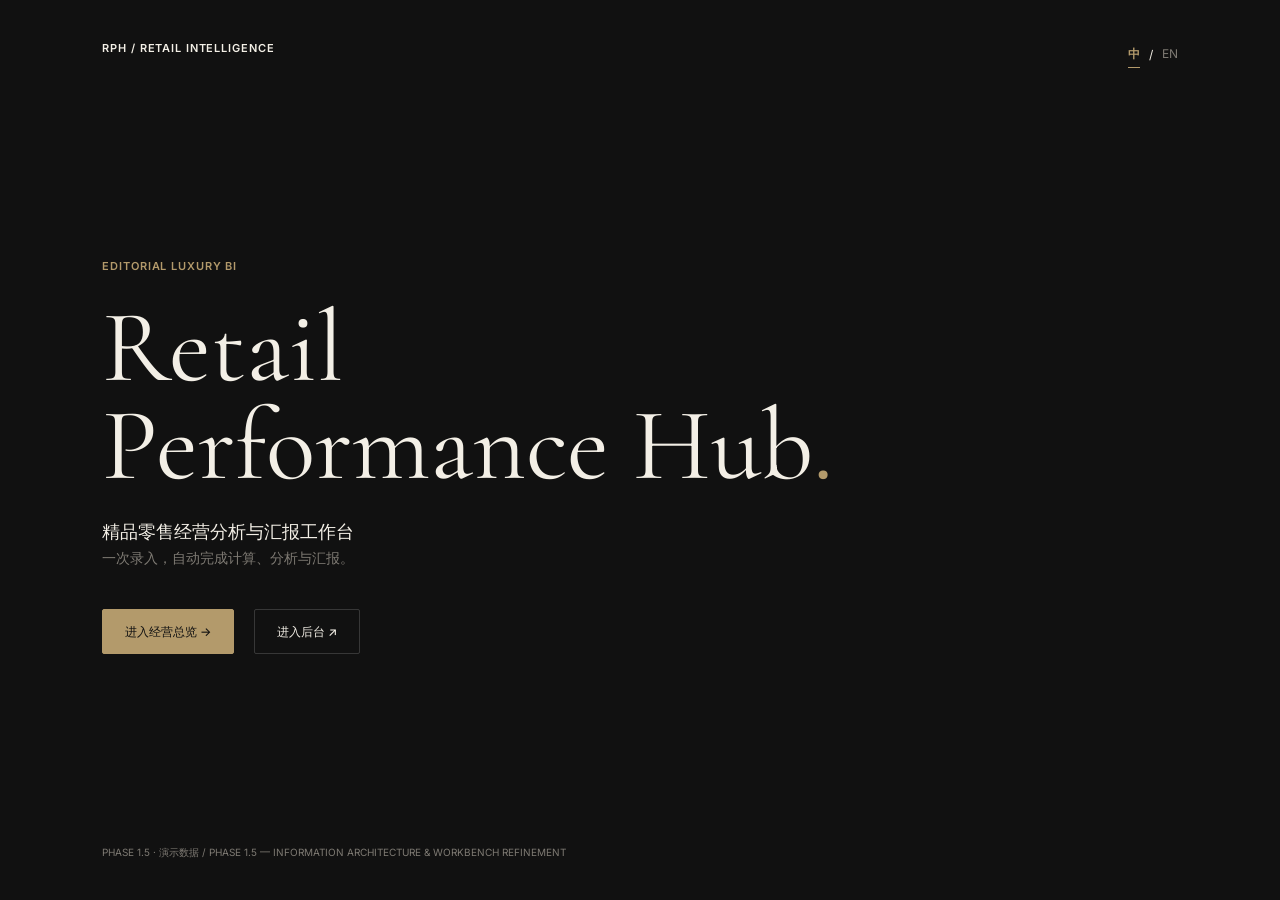
<file: index.html>
<!doctype html>
<html lang="zh-CN">
<head>
<meta charset="UTF-8">
<meta name="viewport" content="width=device-width, initial-scale=1">
<meta name="description" content="Retail Performance Hub — Phase 1.5 Editorial Luxury BI. Mock-data workbench and configuration prototype.">
<title>Retail Performance Hub | RPH</title>
<link rel="icon" href="data:,">
<link rel="stylesheet" href="css/tokens.css">
<link rel="stylesheet" href="css/base.css">
<link rel="stylesheet" href="css/components.css">
<link rel="stylesheet" href="css/dashboard.css">
<script defer src="js/mock-data.js"></script>
<script defer src="js/i18n.js"></script>
<script defer src="js/theme.js"></script>
<script defer src="js/navigation.js"></script>
<script defer src="js/app.js"></script>
</head>
<body data-page="landing" class="">
<a class="skip-link" href="#main">跳至正文</a>
<div id="app"></div>
<div class="toast" id="toast" role="status" aria-live="polite" hidden></div>
<noscript>请启用 JavaScript / This prototype requires JavaScript.</noscript>
</body>
</html>
</file>
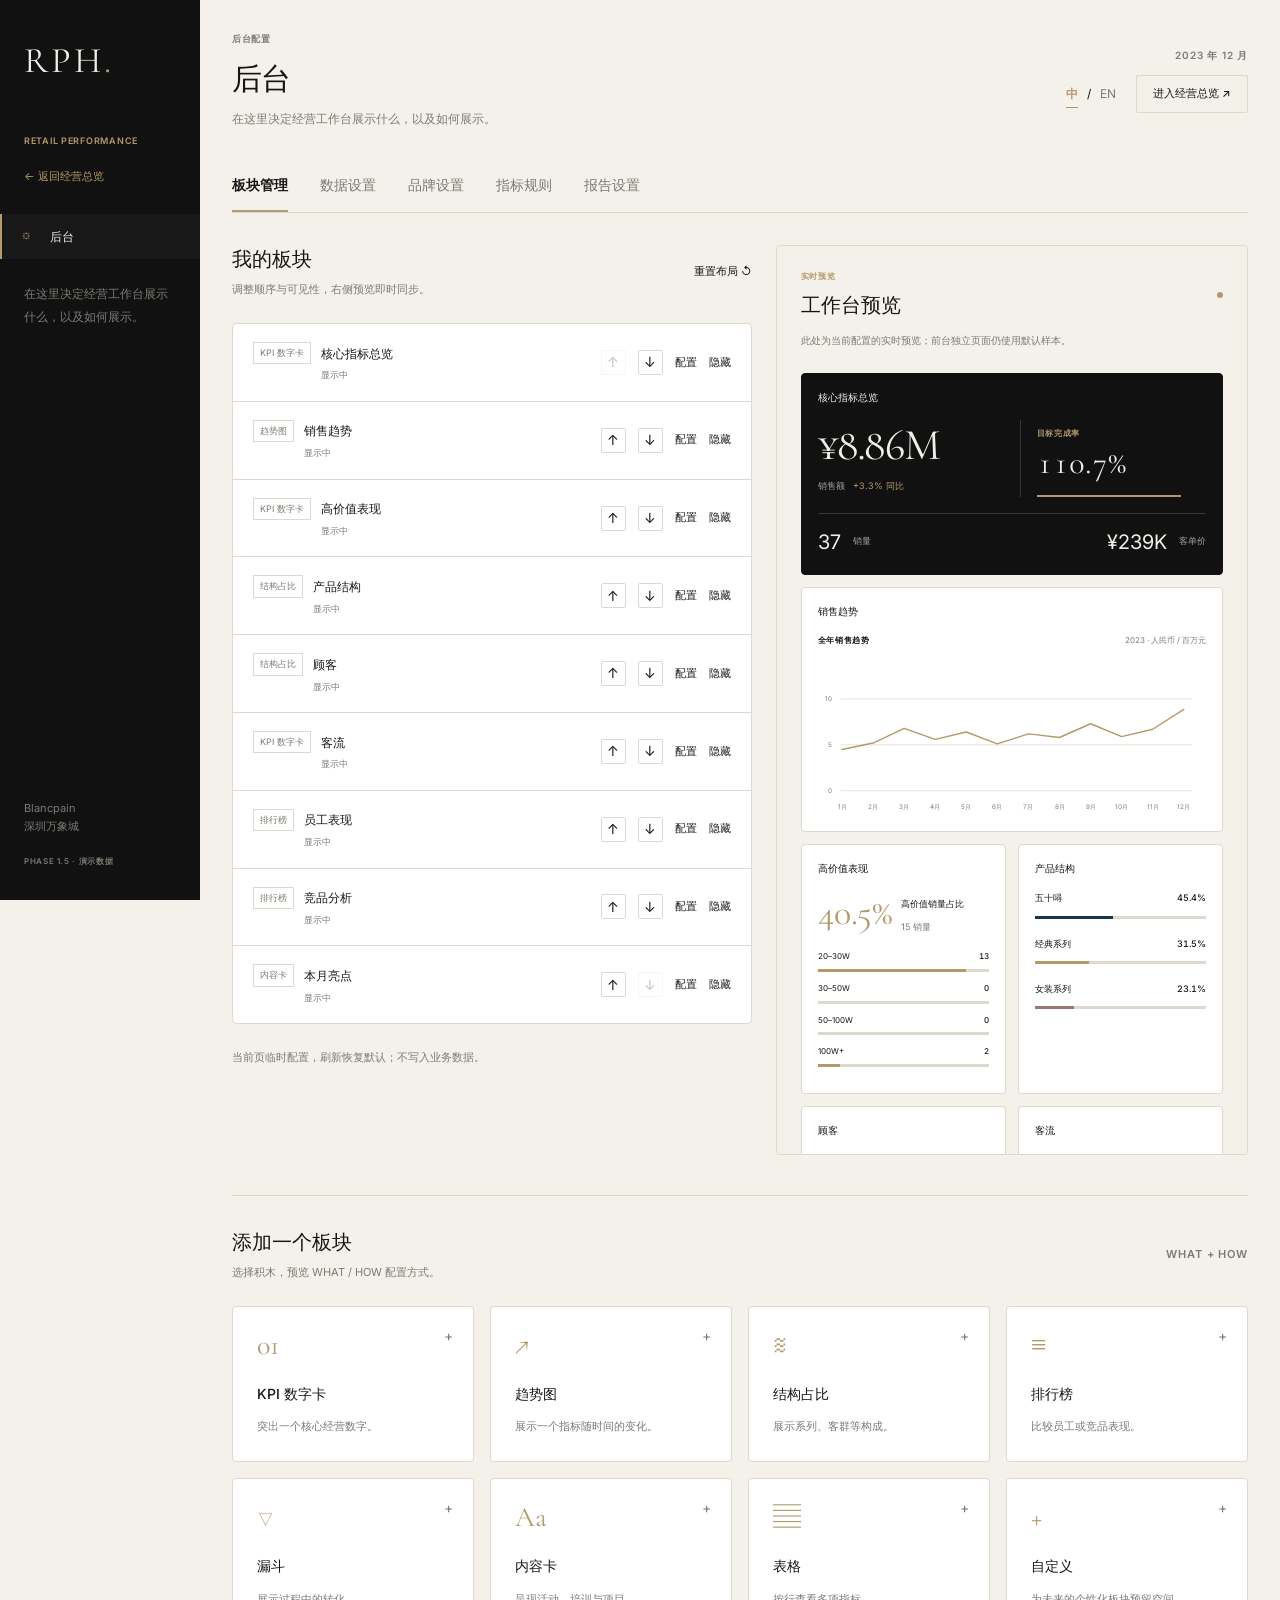
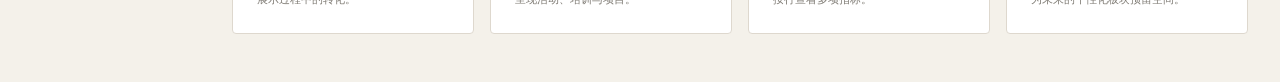
<file: admin/index.html>
<!doctype html>
<html lang="zh-CN">
<head>
<meta charset="UTF-8">
<meta name="viewport" content="width=device-width, initial-scale=1">
<meta name="description" content="Retail Performance Hub — Phase 1.5 Editorial Luxury BI. Mock-data workbench and configuration prototype.">
<title>后台 | RPH</title>
<link rel="icon" href="data:,">
<link rel="stylesheet" href="../css/tokens.css">
<link rel="stylesheet" href="../css/base.css">
<link rel="stylesheet" href="../css/components.css">
<link rel="stylesheet" href="../css/dashboard.css">
<link rel="stylesheet" href="../css/admin.css">
<script defer src="../js/mock-data.js"></script>
<script defer src="../js/i18n.js"></script>
<script defer src="../js/theme.js"></script>
<script defer src="../js/navigation.js"></script>
<script defer src="../js/app.js"></script>
</head>
<body data-page="admin" class="">
<a class="skip-link" href="#main">跳至正文</a>
<div id="app"></div>
<div class="toast" id="toast" role="status" aria-live="polite" hidden></div>
<noscript>请启用 JavaScript / This prototype requires JavaScript.</noscript>
</body>
</html>
</file>
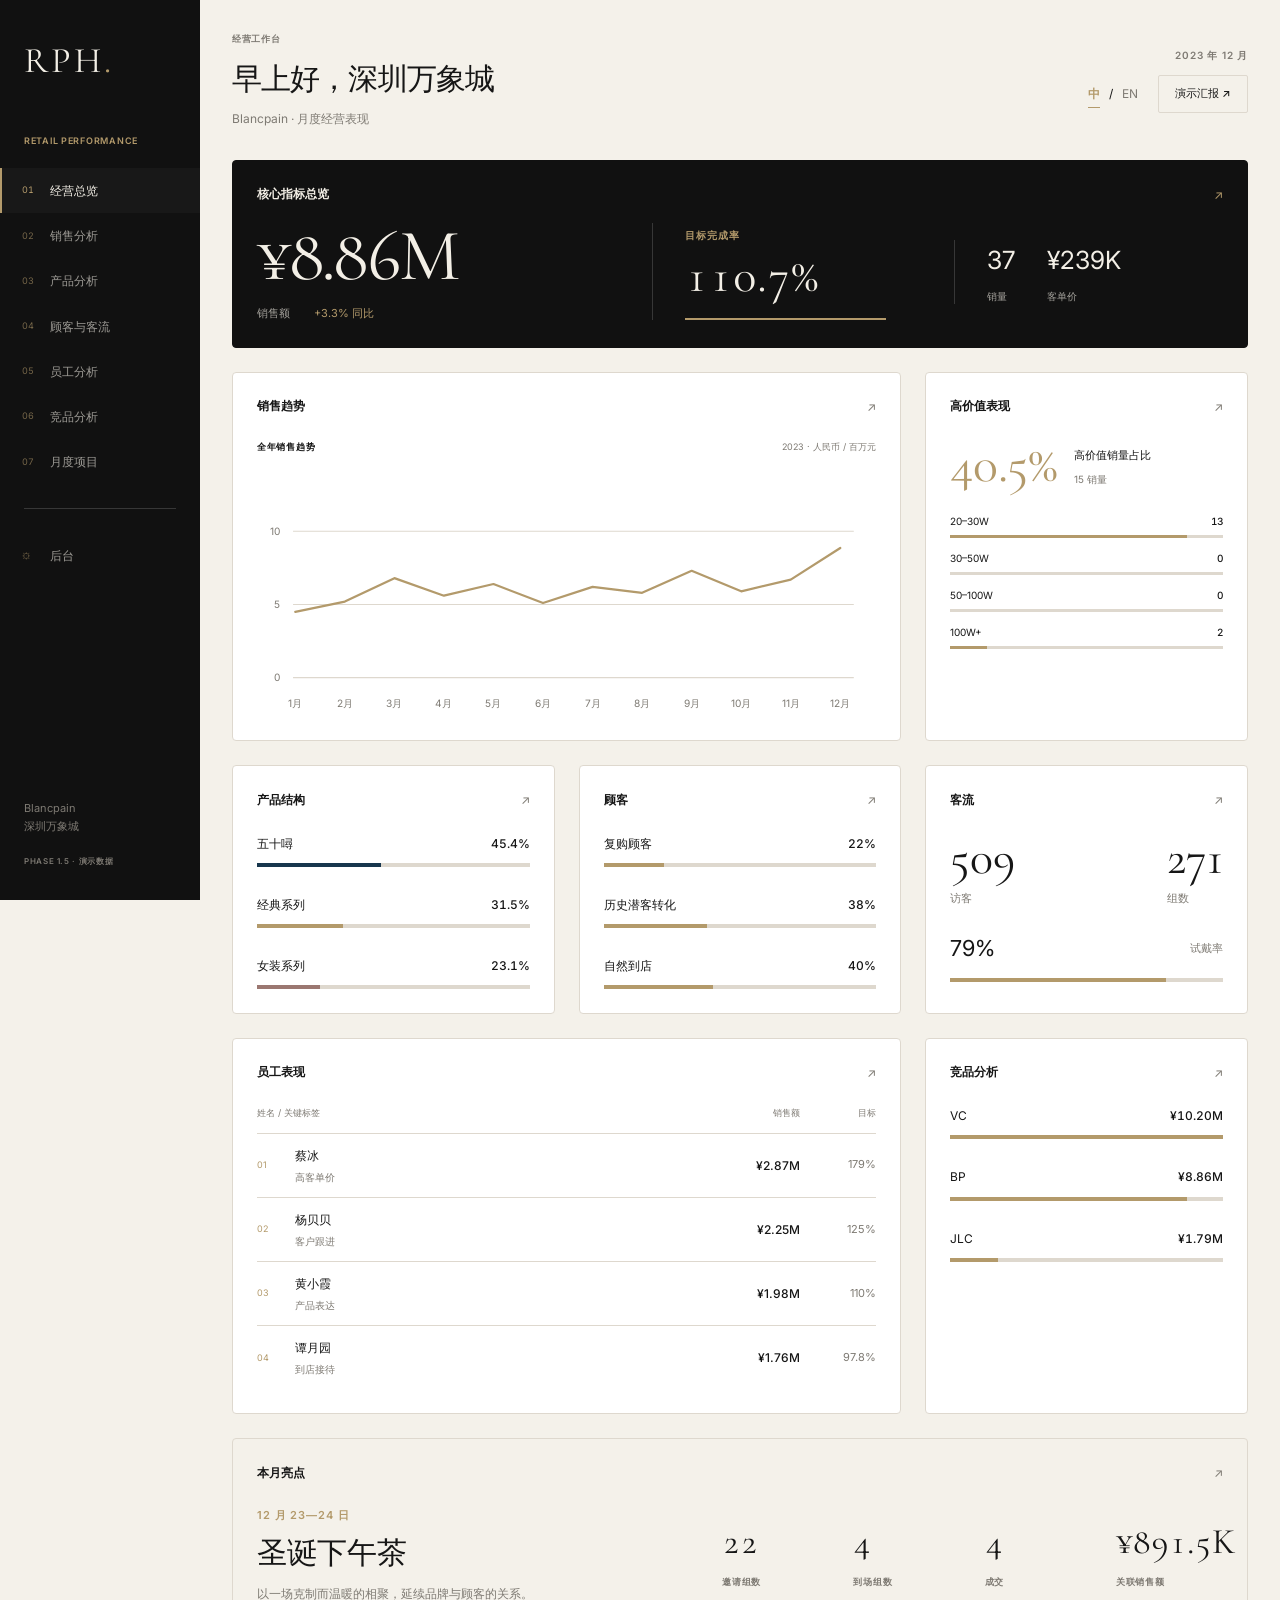
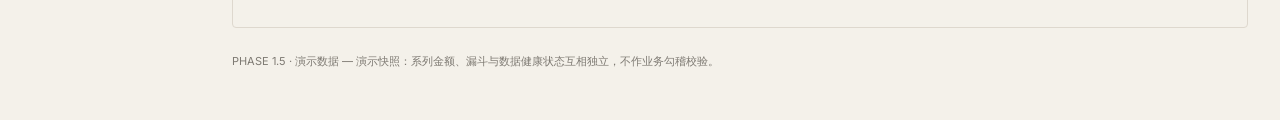
<file: dashboard/index.html>
<!doctype html>
<html lang="zh-CN">
<head>
<meta charset="UTF-8">
<meta name="viewport" content="width=device-width, initial-scale=1">
<meta name="description" content="Retail Performance Hub — Phase 1.5 Editorial Luxury BI. Mock-data workbench and configuration prototype.">
<title>经营总览 | RPH</title>
<link rel="icon" href="data:,">
<link rel="stylesheet" href="../css/tokens.css">
<link rel="stylesheet" href="../css/base.css">
<link rel="stylesheet" href="../css/components.css">
<link rel="stylesheet" href="../css/dashboard.css">
<script defer src="../js/mock-data.js"></script>
<script defer src="../js/i18n.js"></script>
<script defer src="../js/theme.js"></script>
<script defer src="../js/navigation.js"></script>
<script defer src="../js/app.js"></script>
</head>
<body data-page="dashboard" class="">
<a class="skip-link" href="#main">跳至正文</a>
<div id="app"></div>
<div class="toast" id="toast" role="status" aria-live="polite" hidden></div>
<noscript>请启用 JavaScript / This prototype requires JavaScript.</noscript>
</body>
</html>
</file>
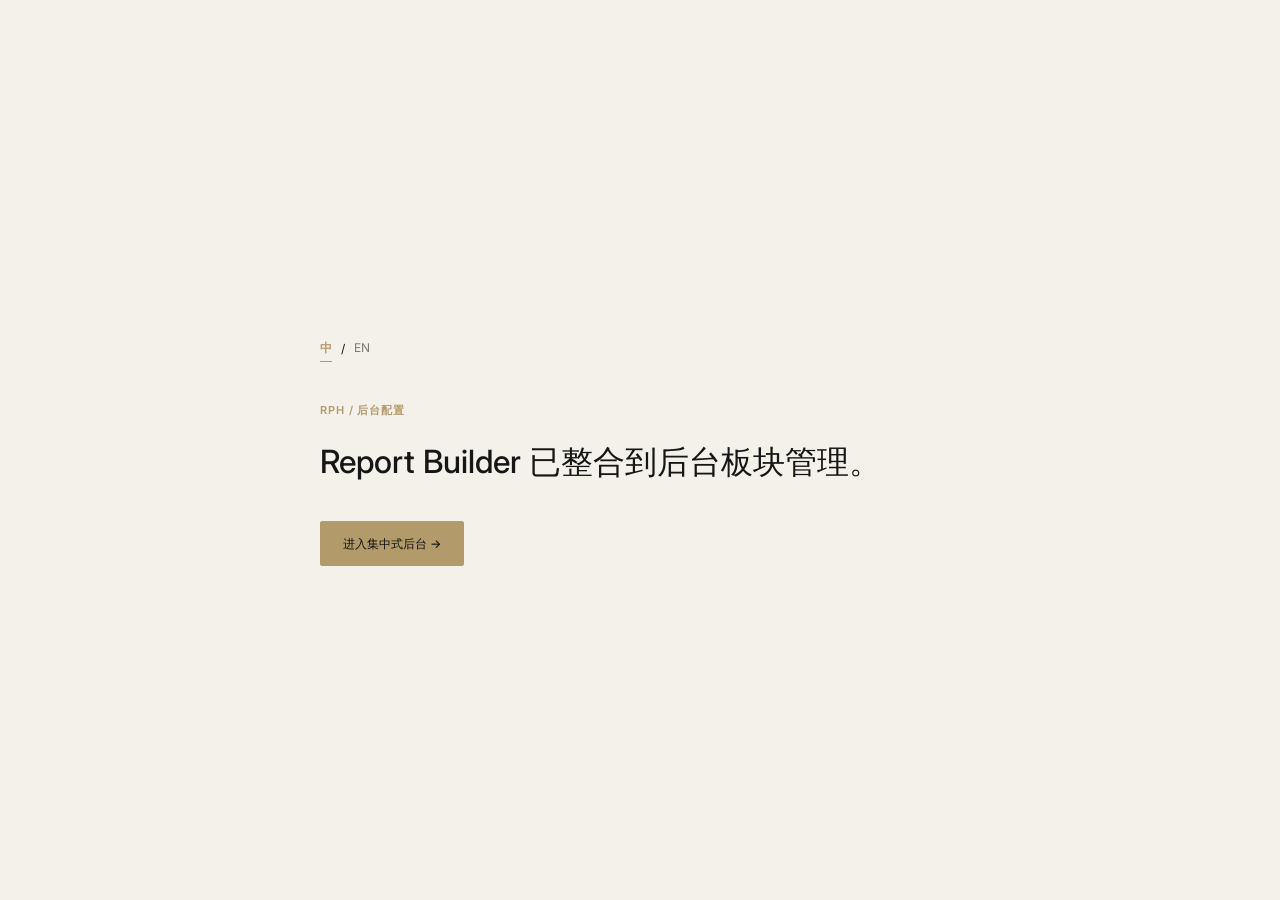
<file: admin/builder.html>
<!doctype html>
<html lang="zh-CN">
<head>
<meta charset="UTF-8">
<meta name="viewport" content="width=device-width, initial-scale=1">
<meta name="description" content="Retail Performance Hub — Phase 1.5 Editorial Luxury BI. Mock-data workbench and configuration prototype.">
<title>板块管理 | RPH</title>
<link rel="icon" href="data:,">
<link rel="stylesheet" href="../css/tokens.css">
<link rel="stylesheet" href="../css/base.css">
<link rel="stylesheet" href="../css/components.css">
<link rel="stylesheet" href="../css/dashboard.css">
<link rel="stylesheet" href="../css/admin.css">
<script defer src="../js/mock-data.js"></script>
<script defer src="../js/i18n.js"></script>
<script defer src="../js/theme.js"></script>
<script defer src="../js/navigation.js"></script>
<script defer src="../js/app.js"></script>
</head>
<body data-page="builder" class="">
<a class="skip-link" href="#main">跳至正文</a>
<div id="app"></div>
<div class="toast" id="toast" role="status" aria-live="polite" hidden></div>
<noscript>请启用 JavaScript / This prototype requires JavaScript.</noscript>
</body>
</html>
</file>
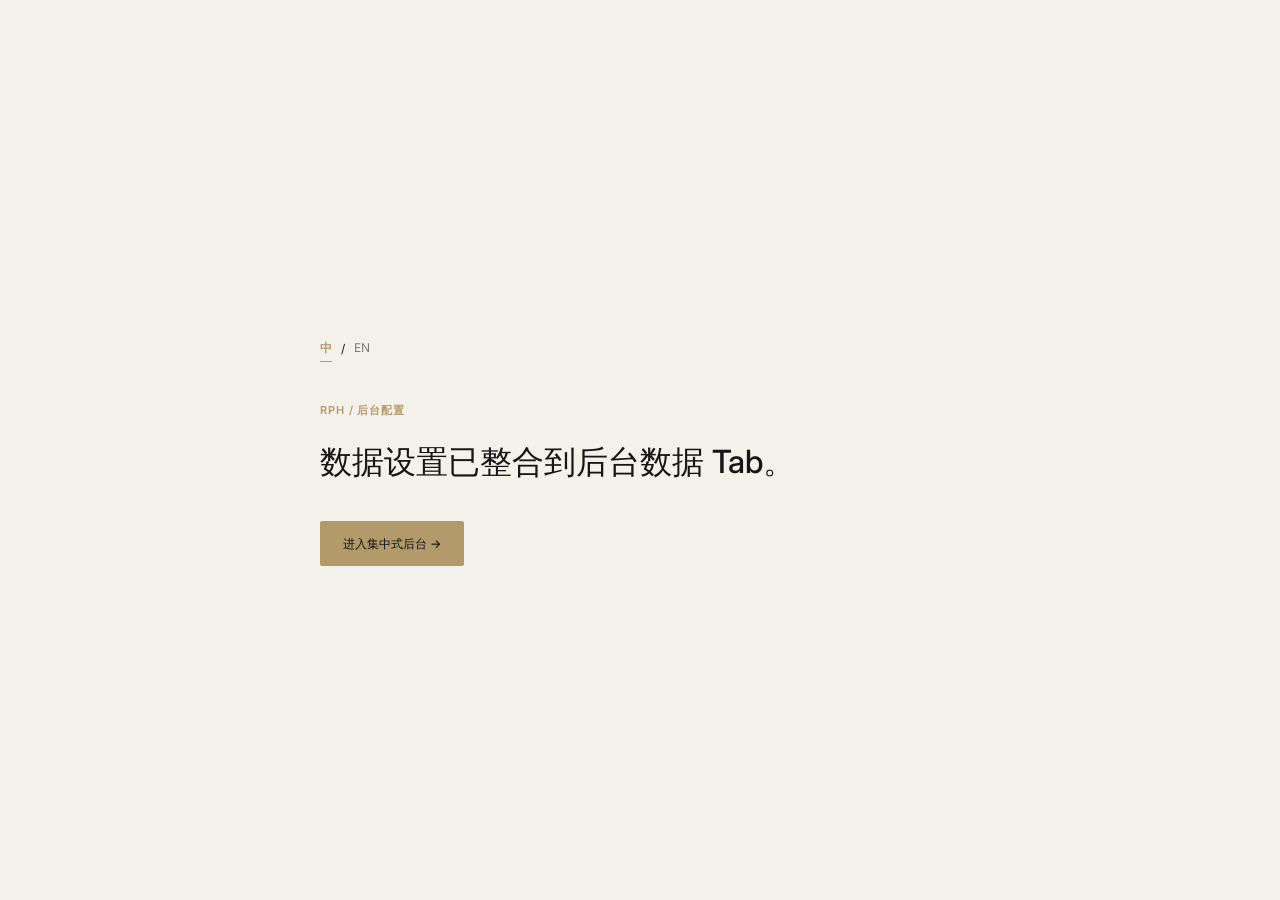
<file: admin/monthly-data.html>
<!doctype html>
<html lang="zh-CN">
<head>
<meta charset="UTF-8">
<meta name="viewport" content="width=device-width, initial-scale=1">
<meta name="description" content="Retail Performance Hub — Phase 1.5 Editorial Luxury BI. Mock-data workbench and configuration prototype.">
<title>数据设置 | RPH</title>
<link rel="icon" href="data:,">
<link rel="stylesheet" href="../css/tokens.css">
<link rel="stylesheet" href="../css/base.css">
<link rel="stylesheet" href="../css/components.css">
<link rel="stylesheet" href="../css/dashboard.css">
<link rel="stylesheet" href="../css/admin.css">
<script defer src="../js/mock-data.js"></script>
<script defer src="../js/i18n.js"></script>
<script defer src="../js/theme.js"></script>
<script defer src="../js/navigation.js"></script>
<script defer src="../js/app.js"></script>
</head>
<body data-page="monthly" class="">
<a class="skip-link" href="#main">跳至正文</a>
<div id="app"></div>
<div class="toast" id="toast" role="status" aria-live="polite" hidden></div>
<noscript>请启用 JavaScript / This prototype requires JavaScript.</noscript>
</body>
</html>
</file>
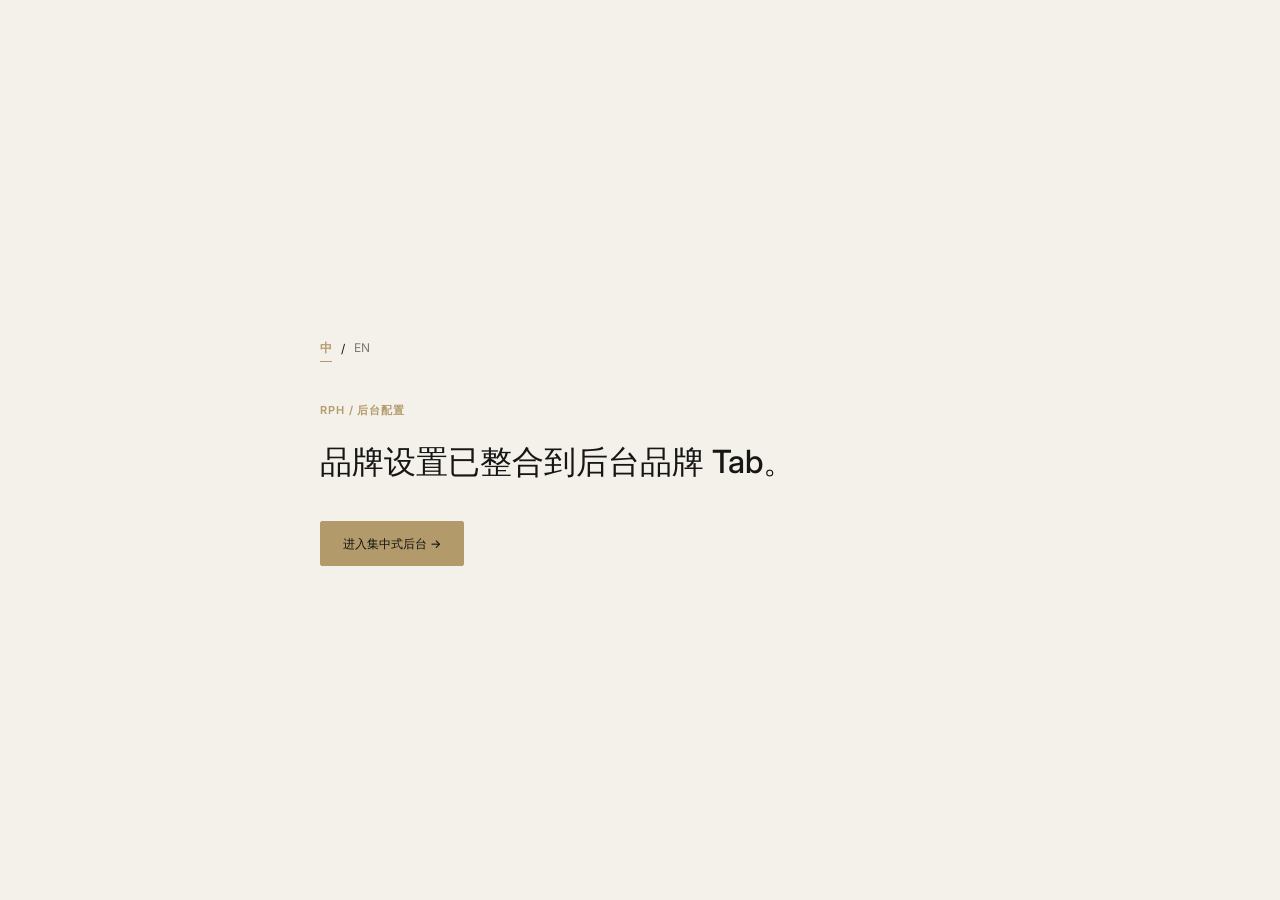
<file: admin/settings.html>
<!doctype html>
<html lang="zh-CN">
<head>
<meta charset="UTF-8">
<meta name="viewport" content="width=device-width, initial-scale=1">
<meta name="description" content="Retail Performance Hub — Phase 1.5 Editorial Luxury BI. Mock-data workbench and configuration prototype.">
<title>品牌设置 | RPH</title>
<link rel="icon" href="data:,">
<link rel="stylesheet" href="../css/tokens.css">
<link rel="stylesheet" href="../css/base.css">
<link rel="stylesheet" href="../css/components.css">
<link rel="stylesheet" href="../css/dashboard.css">
<link rel="stylesheet" href="../css/admin.css">
<script defer src="../js/mock-data.js"></script>
<script defer src="../js/i18n.js"></script>
<script defer src="../js/theme.js"></script>
<script defer src="../js/navigation.js"></script>
<script defer src="../js/app.js"></script>
</head>
<body data-page="settings" class="">
<a class="skip-link" href="#main">跳至正文</a>
<div id="app"></div>
<div class="toast" id="toast" role="status" aria-live="polite" hidden></div>
<noscript>请启用 JavaScript / This prototype requires JavaScript.</noscript>
</body>
</html>
</file>
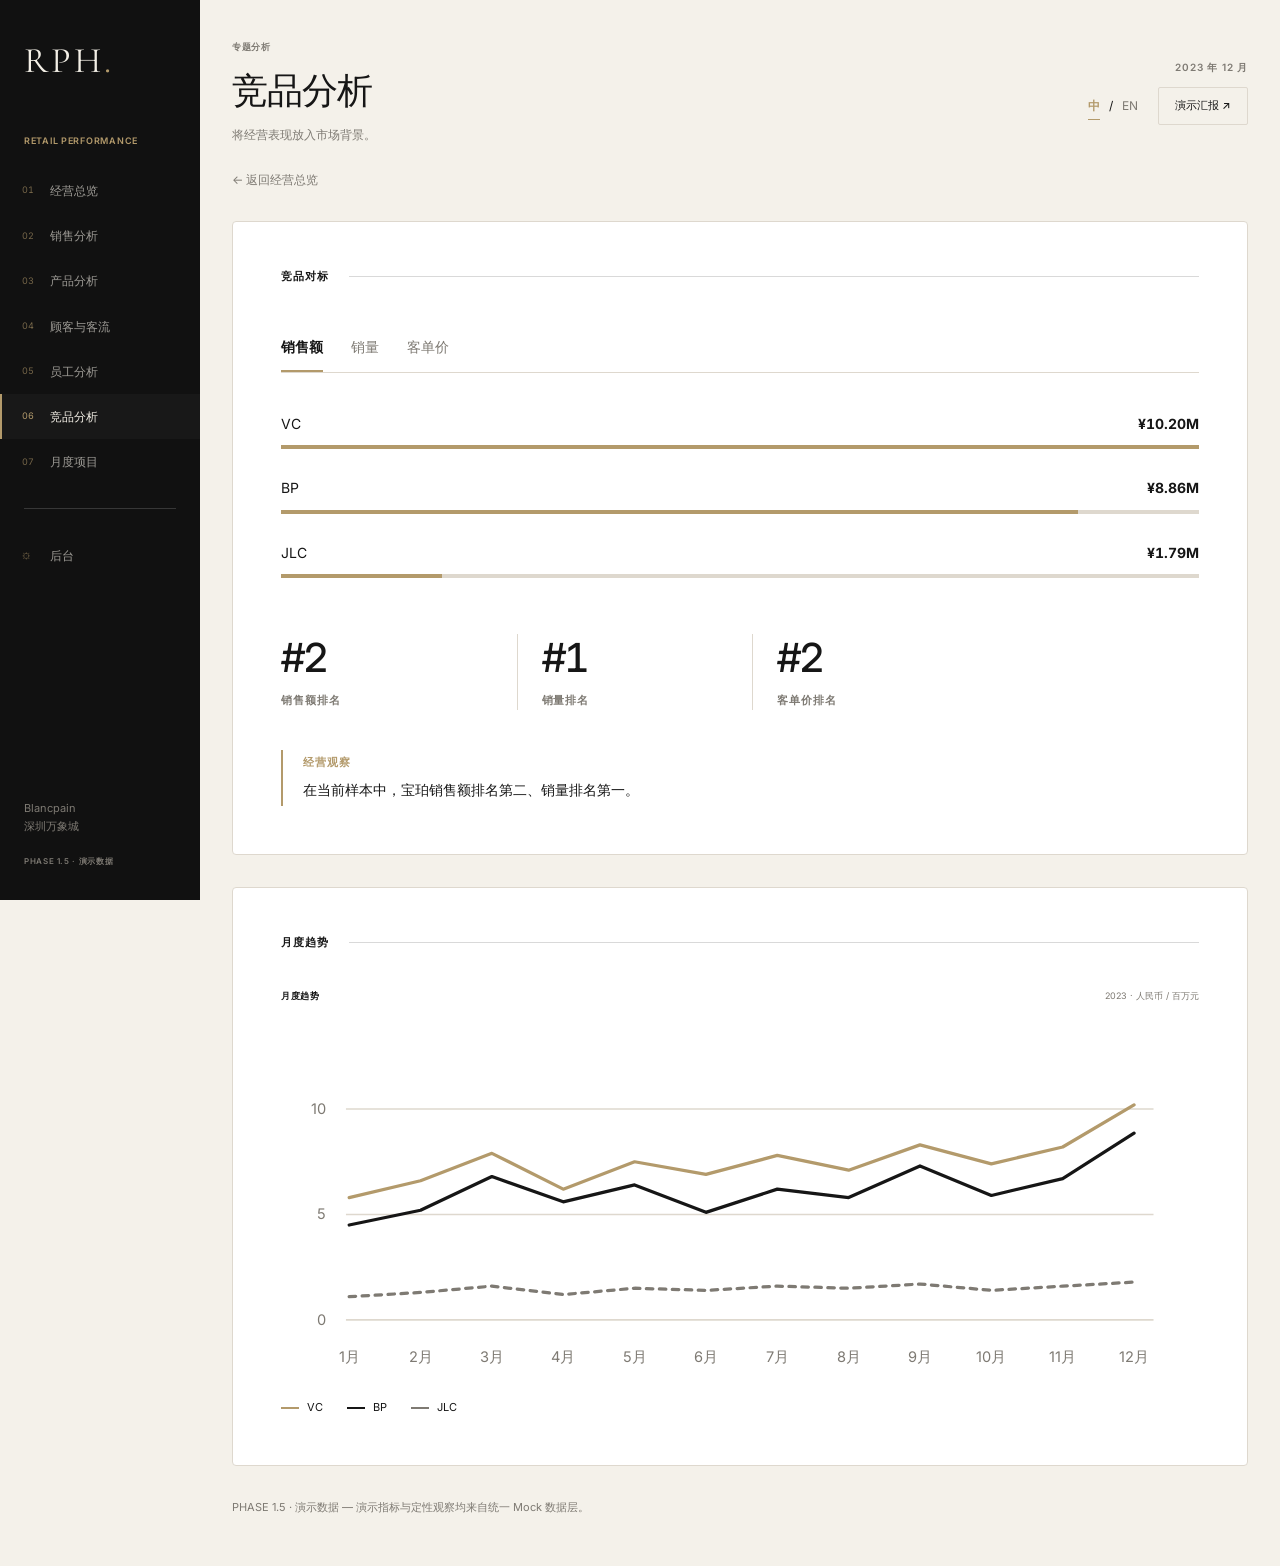
<file: dashboard/competitor.html>
<!doctype html>
<html lang="zh-CN">
<head>
<meta charset="UTF-8">
<meta name="viewport" content="width=device-width, initial-scale=1">
<meta name="description" content="Retail Performance Hub — Phase 1.5 Editorial Luxury BI. Mock-data workbench and configuration prototype.">
<title>竞品分析 | RPH</title>
<link rel="icon" href="data:,">
<link rel="stylesheet" href="../css/tokens.css">
<link rel="stylesheet" href="../css/base.css">
<link rel="stylesheet" href="../css/components.css">
<link rel="stylesheet" href="../css/dashboard.css">
<script defer src="../js/mock-data.js"></script>
<script defer src="../js/i18n.js"></script>
<script defer src="../js/theme.js"></script>
<script defer src="../js/navigation.js"></script>
<script defer src="../js/app.js"></script>
</head>
<body data-page="competitor" class="">
<a class="skip-link" href="#main">跳至正文</a>
<div id="app"></div>
<div class="toast" id="toast" role="status" aria-live="polite" hidden></div>
<noscript>请启用 JavaScript / This prototype requires JavaScript.</noscript>
</body>
</html>
</file>
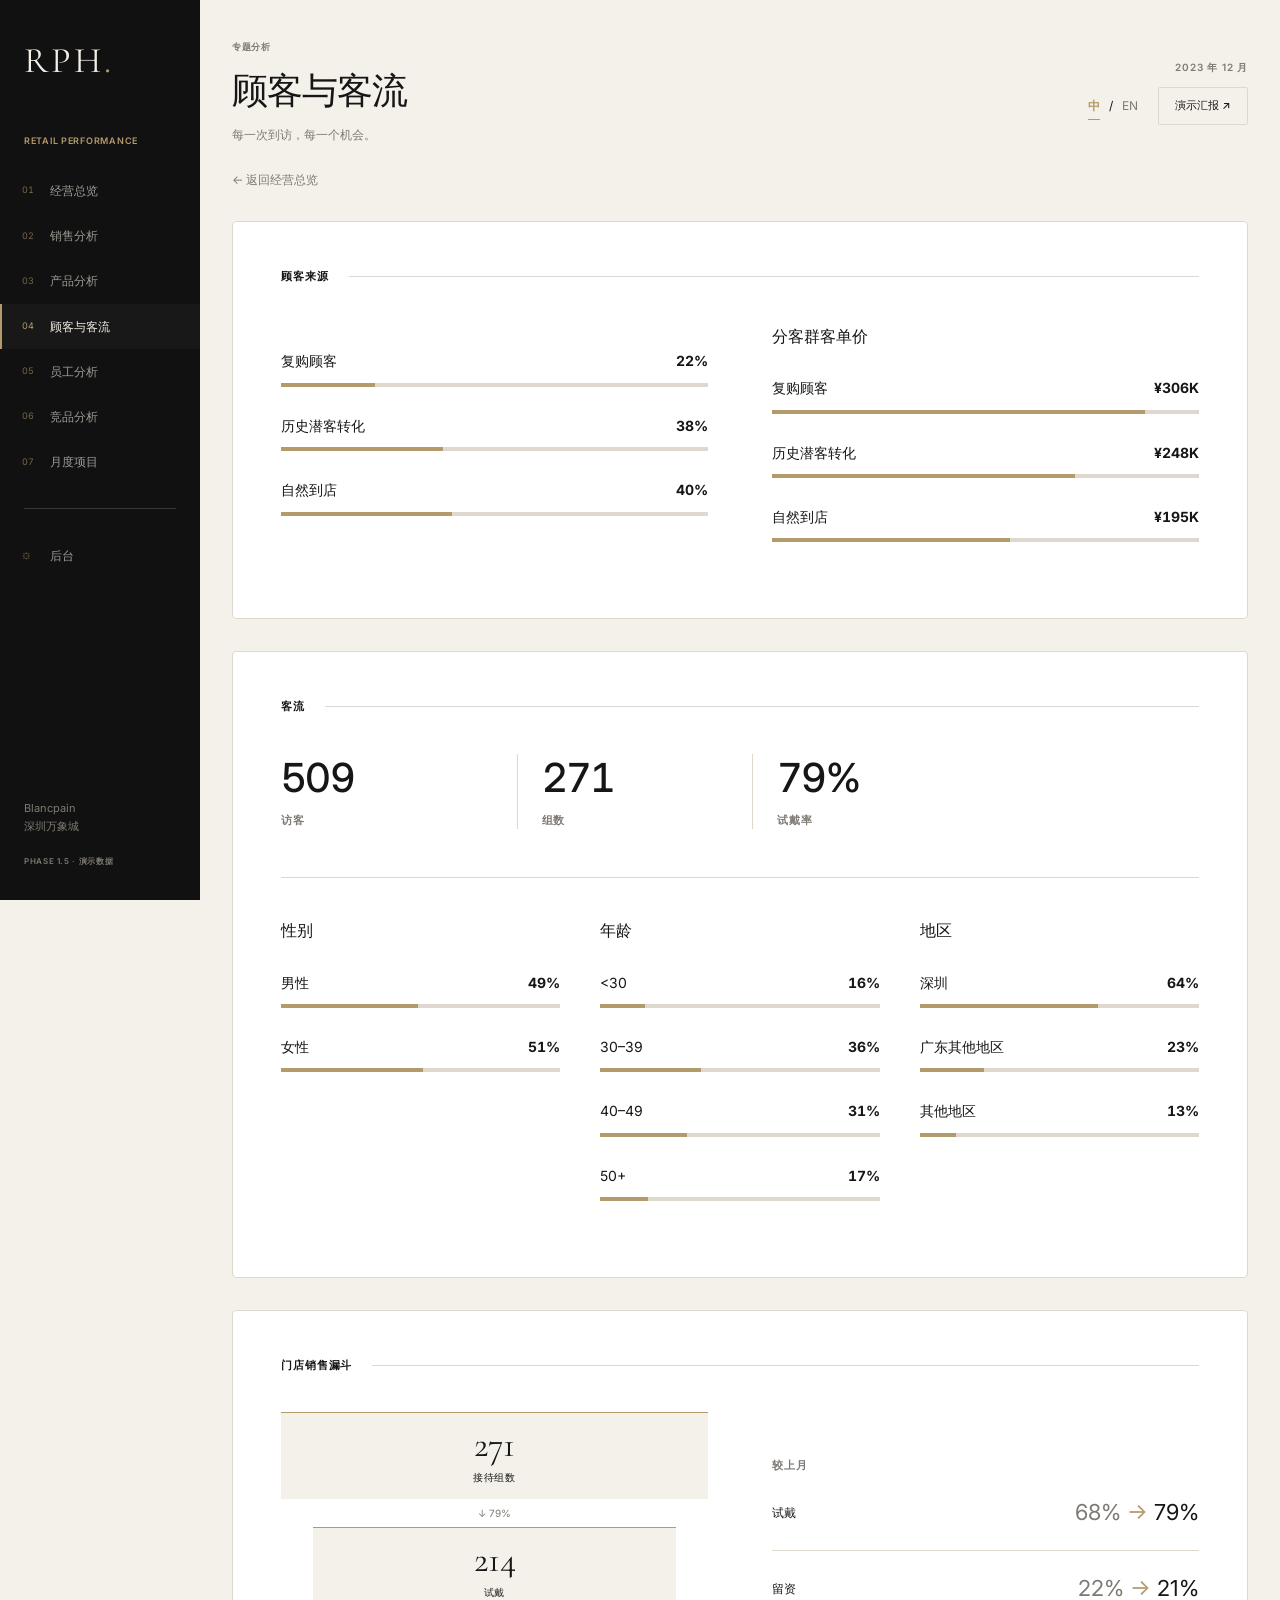
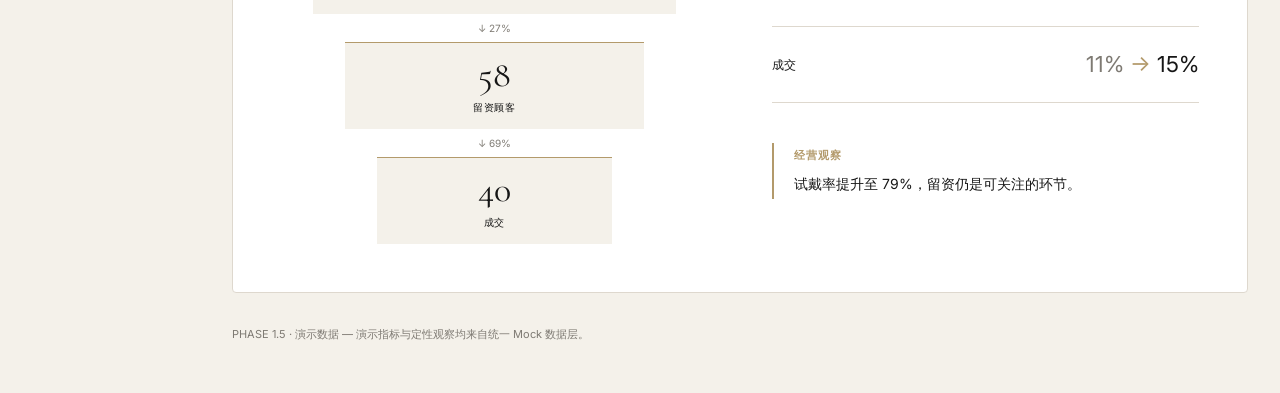
<file: dashboard/customer.html>
<!doctype html>
<html lang="zh-CN">
<head>
<meta charset="UTF-8">
<meta name="viewport" content="width=device-width, initial-scale=1">
<meta name="description" content="Retail Performance Hub — Phase 1.5 Editorial Luxury BI. Mock-data workbench and configuration prototype.">
<title>顾客与客流 | RPH</title>
<link rel="icon" href="data:,">
<link rel="stylesheet" href="../css/tokens.css">
<link rel="stylesheet" href="../css/base.css">
<link rel="stylesheet" href="../css/components.css">
<link rel="stylesheet" href="../css/dashboard.css">
<script defer src="../js/mock-data.js"></script>
<script defer src="../js/i18n.js"></script>
<script defer src="../js/theme.js"></script>
<script defer src="../js/navigation.js"></script>
<script defer src="../js/app.js"></script>
</head>
<body data-page="customer" class="">
<a class="skip-link" href="#main">跳至正文</a>
<div id="app"></div>
<div class="toast" id="toast" role="status" aria-live="polite" hidden></div>
<noscript>请启用 JavaScript / This prototype requires JavaScript.</noscript>
</body>
</html>
</file>
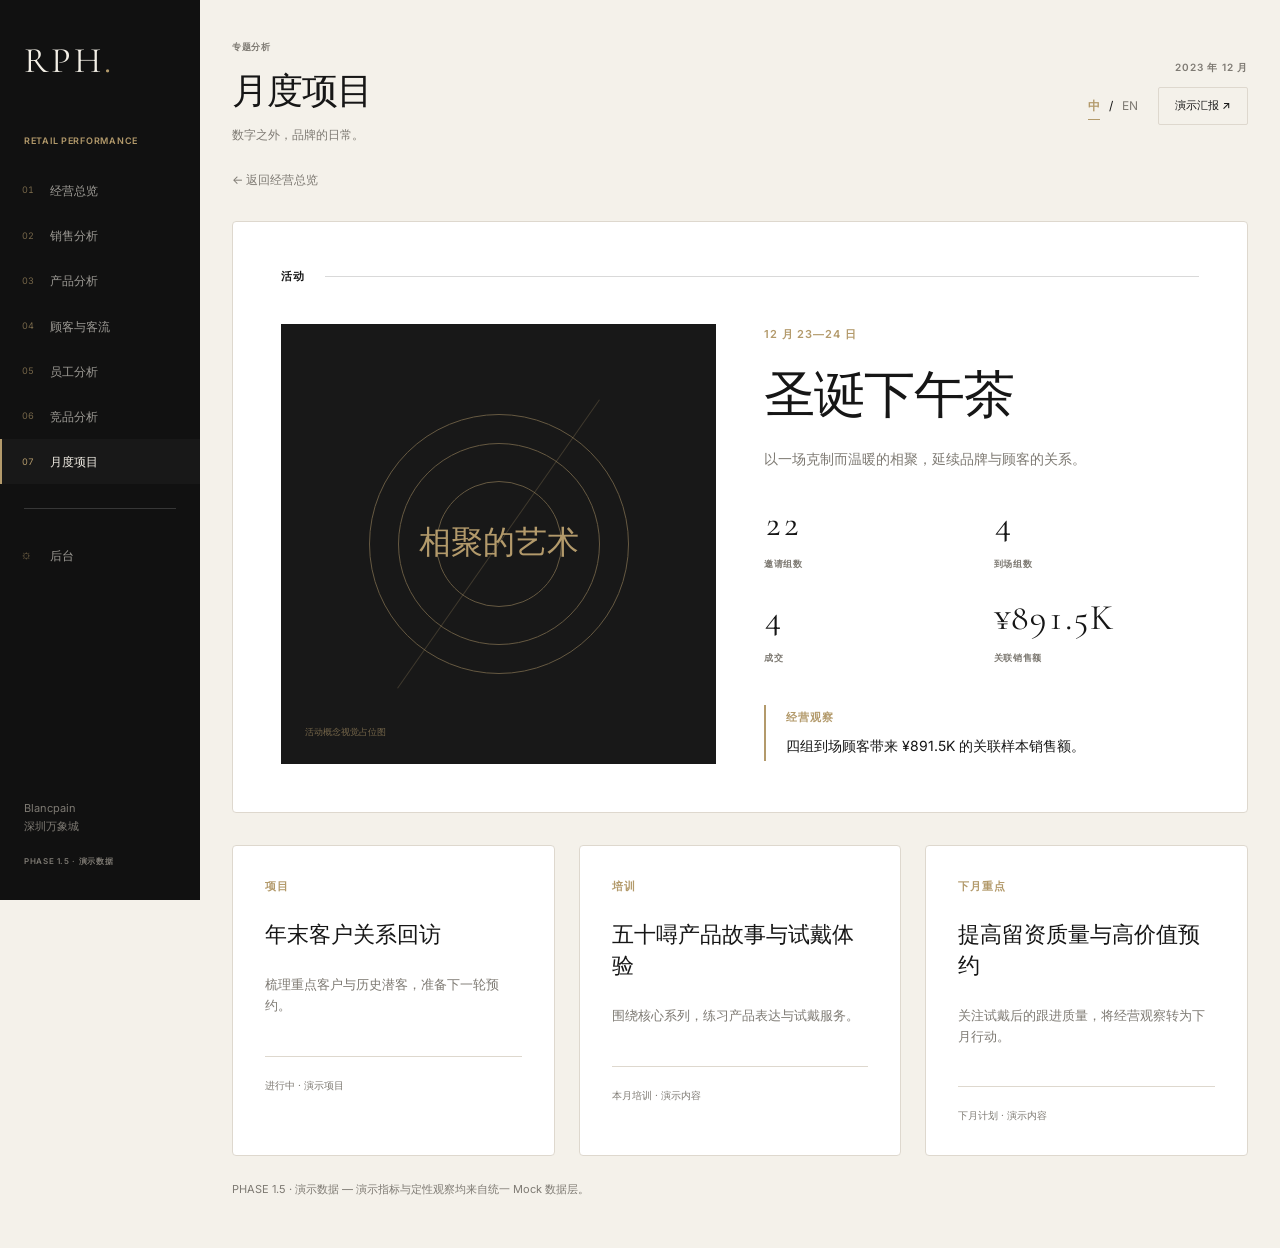
<file: dashboard/monthly-review.html>
<!doctype html>
<html lang="zh-CN">
<head>
<meta charset="UTF-8">
<meta name="viewport" content="width=device-width, initial-scale=1">
<meta name="description" content="Retail Performance Hub — Phase 1.5 Editorial Luxury BI. Mock-data workbench and configuration prototype.">
<title>月度项目 | RPH</title>
<link rel="icon" href="data:,">
<link rel="stylesheet" href="../css/tokens.css">
<link rel="stylesheet" href="../css/base.css">
<link rel="stylesheet" href="../css/components.css">
<link rel="stylesheet" href="../css/dashboard.css">
<script defer src="../js/mock-data.js"></script>
<script defer src="../js/i18n.js"></script>
<script defer src="../js/theme.js"></script>
<script defer src="../js/navigation.js"></script>
<script defer src="../js/app.js"></script>
</head>
<body data-page="monthly-review" class="">
<a class="skip-link" href="#main">跳至正文</a>
<div id="app"></div>
<div class="toast" id="toast" role="status" aria-live="polite" hidden></div>
<noscript>请启用 JavaScript / This prototype requires JavaScript.</noscript>
</body>
</html>
</file>
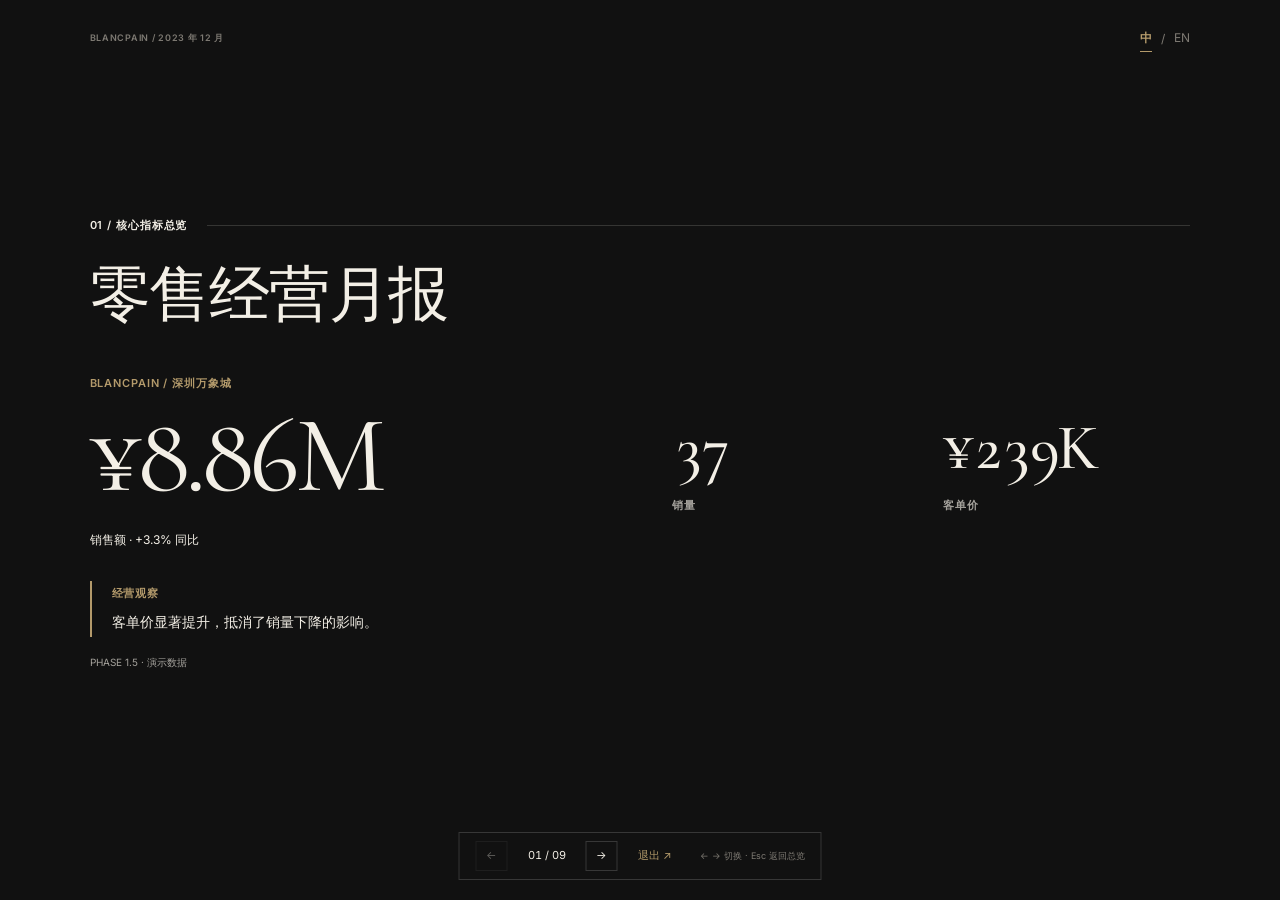
<file: dashboard/presentation.html>
<!doctype html>
<html lang="zh-CN">
<head>
<meta charset="UTF-8">
<meta name="viewport" content="width=device-width, initial-scale=1">
<meta name="description" content="Retail Performance Hub — Phase 1.5 Editorial Luxury BI. Mock-data workbench and configuration prototype.">
<title>演示汇报 | RPH</title>
<link rel="icon" href="data:,">
<link rel="stylesheet" href="../css/tokens.css">
<link rel="stylesheet" href="../css/base.css">
<link rel="stylesheet" href="../css/components.css">
<link rel="stylesheet" href="../css/dashboard.css">
<script defer src="../js/mock-data.js"></script>
<script defer src="../js/i18n.js"></script>
<script defer src="../js/theme.js"></script>
<script defer src="../js/navigation.js"></script>
<script defer src="../js/app.js"></script>
</head>
<body data-page="presentation" class="presentation">
<a class="skip-link" href="#main">跳至正文</a>
<div id="app"></div>
<div class="toast" id="toast" role="status" aria-live="polite" hidden></div>
<noscript>请启用 JavaScript / This prototype requires JavaScript.</noscript>
</body>
</html>
</file>
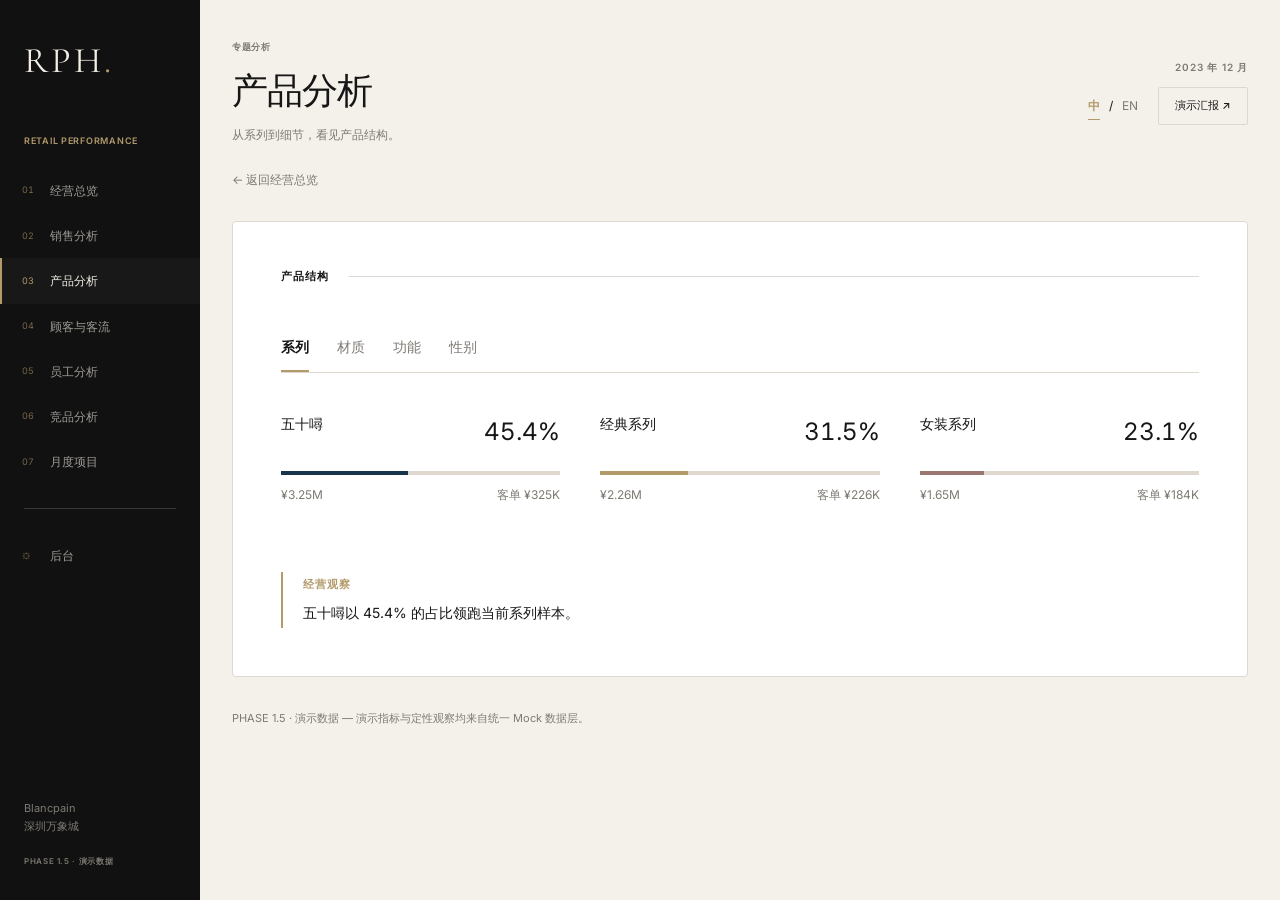
<file: dashboard/product.html>
<!doctype html>
<html lang="zh-CN">
<head>
<meta charset="UTF-8">
<meta name="viewport" content="width=device-width, initial-scale=1">
<meta name="description" content="Retail Performance Hub — Phase 1.5 Editorial Luxury BI. Mock-data workbench and configuration prototype.">
<title>产品分析 | RPH</title>
<link rel="icon" href="data:,">
<link rel="stylesheet" href="../css/tokens.css">
<link rel="stylesheet" href="../css/base.css">
<link rel="stylesheet" href="../css/components.css">
<link rel="stylesheet" href="../css/dashboard.css">
<script defer src="../js/mock-data.js"></script>
<script defer src="../js/i18n.js"></script>
<script defer src="../js/theme.js"></script>
<script defer src="../js/navigation.js"></script>
<script defer src="../js/app.js"></script>
</head>
<body data-page="product" class="">
<a class="skip-link" href="#main">跳至正文</a>
<div id="app"></div>
<div class="toast" id="toast" role="status" aria-live="polite" hidden></div>
<noscript>请启用 JavaScript / This prototype requires JavaScript.</noscript>
</body>
</html>
</file>
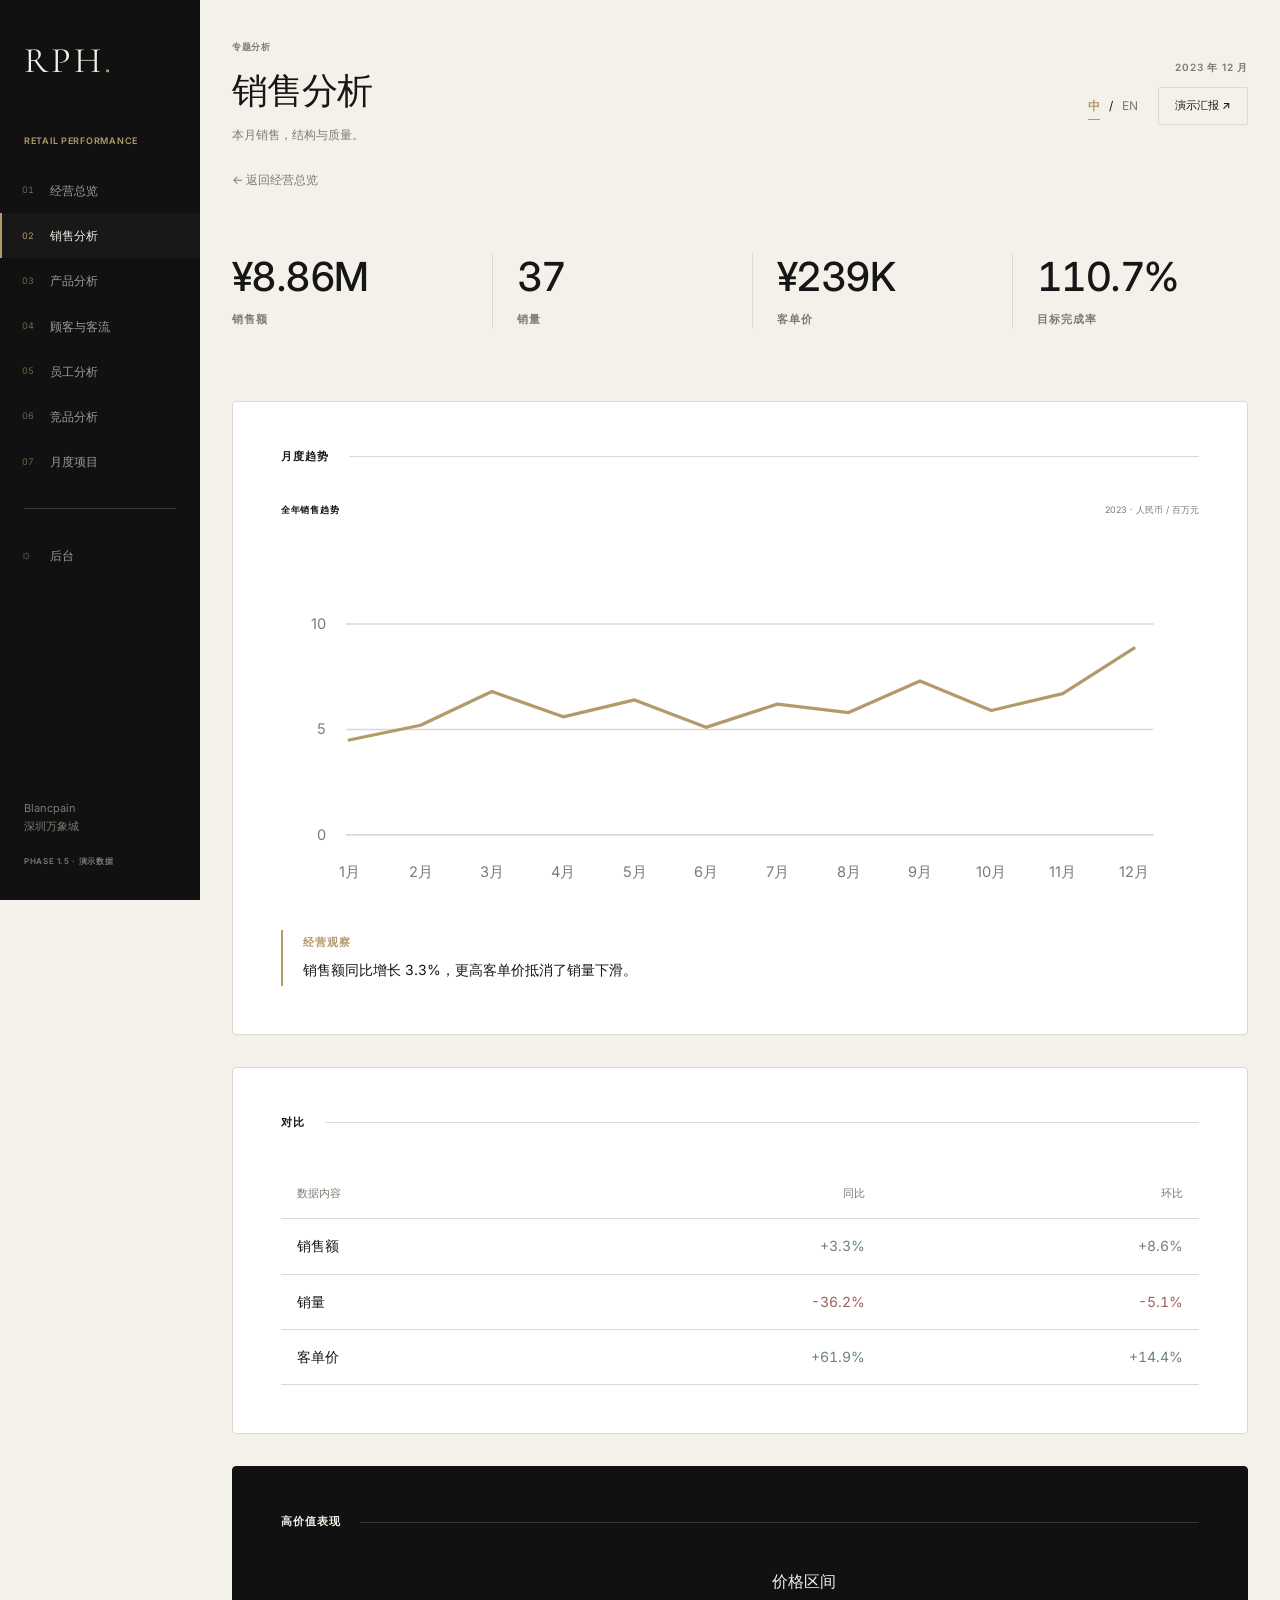
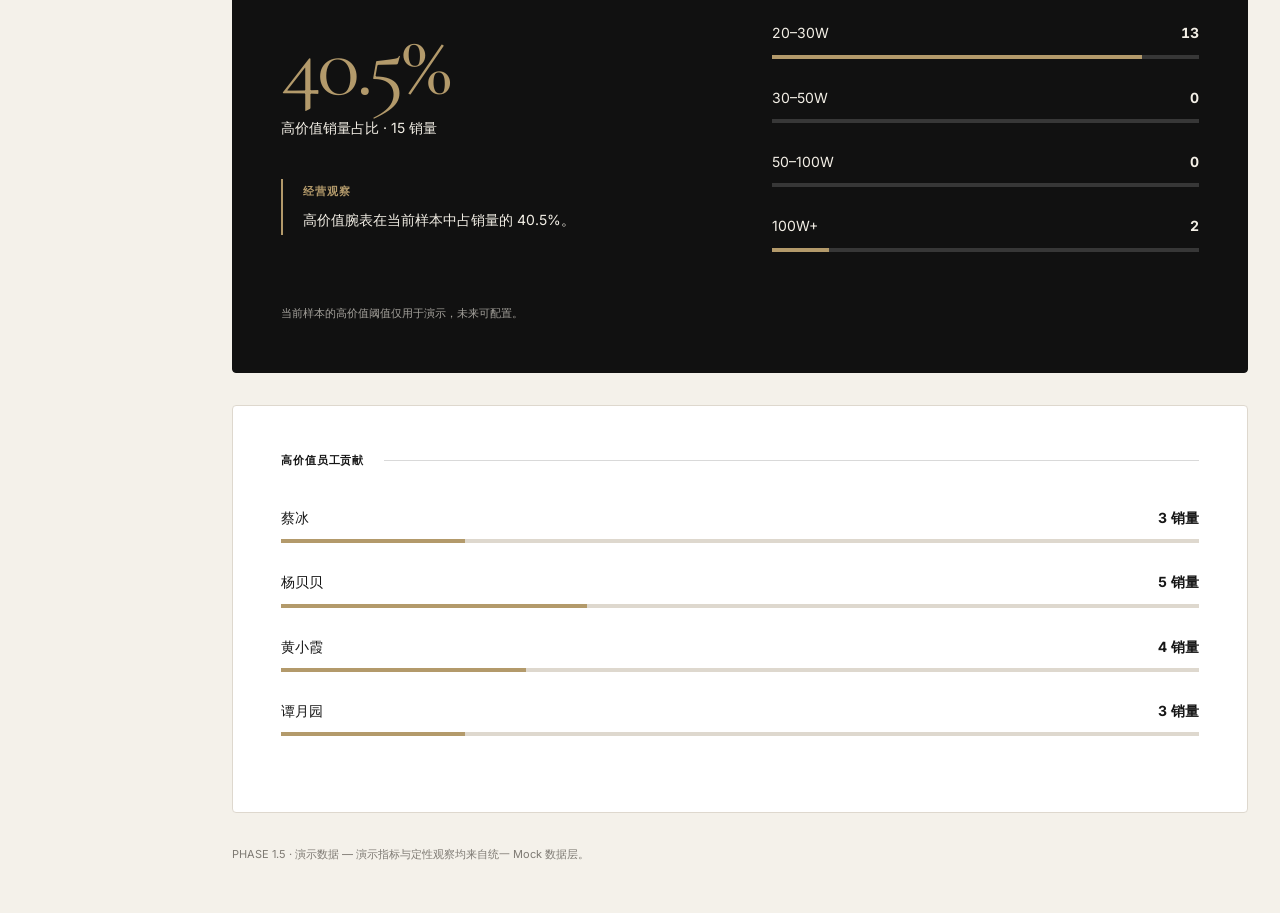
<file: dashboard/sales.html>
<!doctype html>
<html lang="zh-CN">
<head>
<meta charset="UTF-8">
<meta name="viewport" content="width=device-width, initial-scale=1">
<meta name="description" content="Retail Performance Hub — Phase 1.5 Editorial Luxury BI. Mock-data workbench and configuration prototype.">
<title>销售分析 | RPH</title>
<link rel="icon" href="data:,">
<link rel="stylesheet" href="../css/tokens.css">
<link rel="stylesheet" href="../css/base.css">
<link rel="stylesheet" href="../css/components.css">
<link rel="stylesheet" href="../css/dashboard.css">
<script defer src="../js/mock-data.js"></script>
<script defer src="../js/i18n.js"></script>
<script defer src="../js/theme.js"></script>
<script defer src="../js/navigation.js"></script>
<script defer src="../js/app.js"></script>
</head>
<body data-page="sales" class="">
<a class="skip-link" href="#main">跳至正文</a>
<div id="app"></div>
<div class="toast" id="toast" role="status" aria-live="polite" hidden></div>
<noscript>请启用 JavaScript / This prototype requires JavaScript.</noscript>
</body>
</html>
</file>
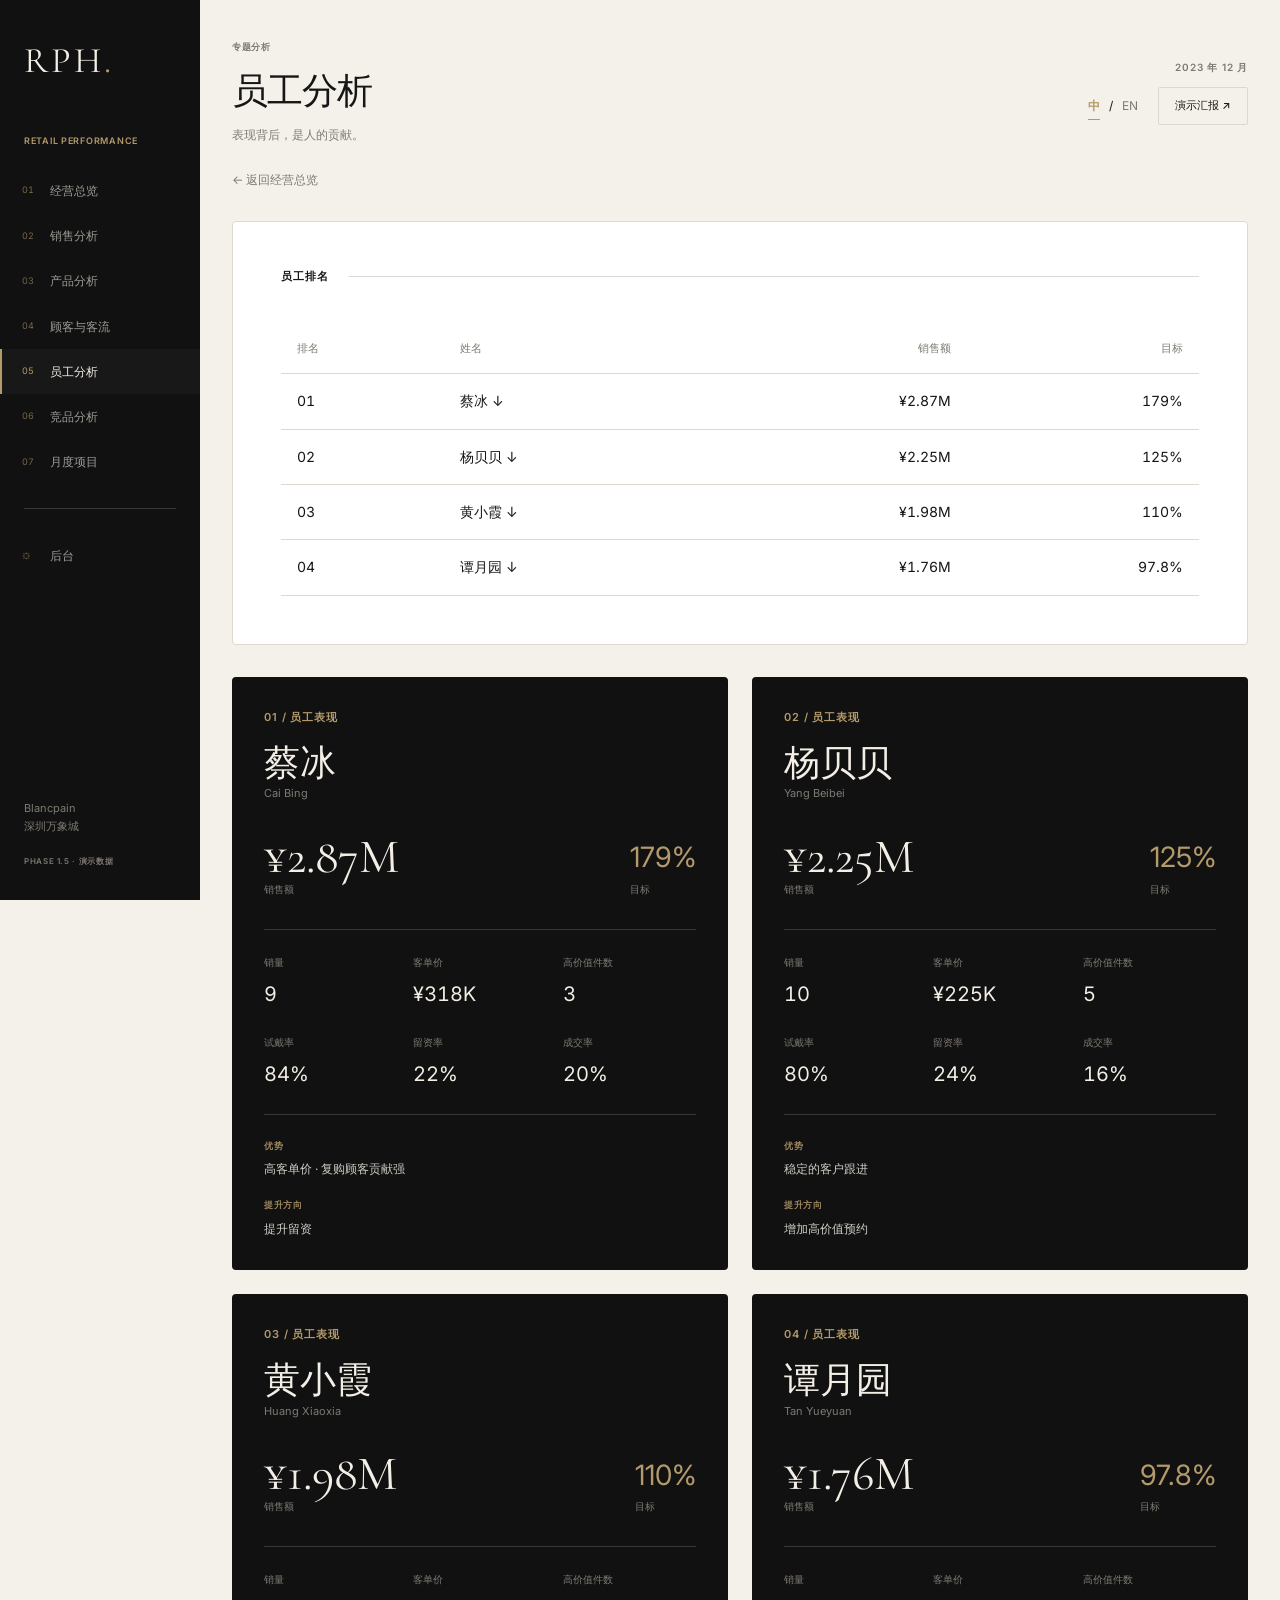
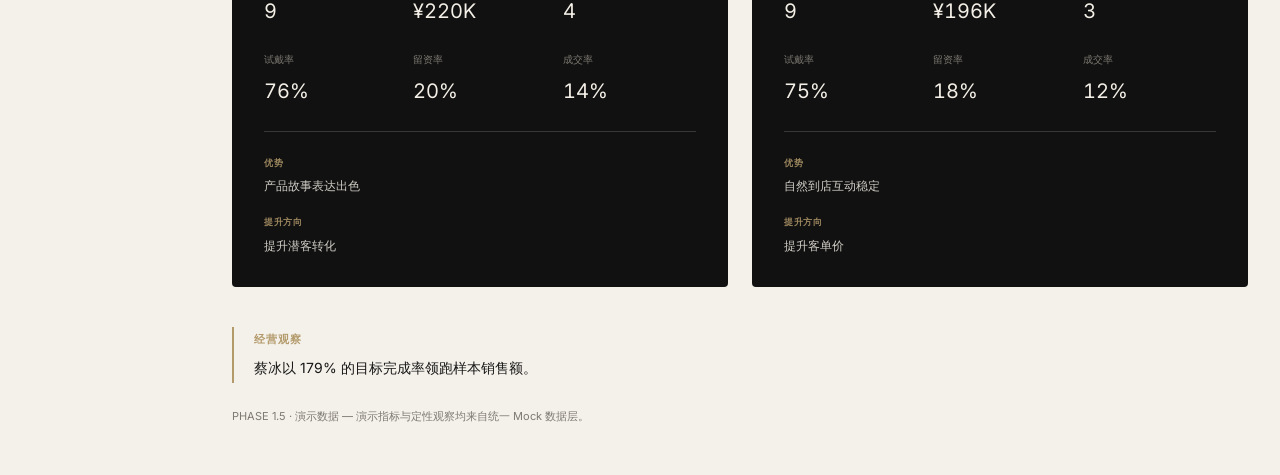
<file: dashboard/staff.html>
<!doctype html>
<html lang="zh-CN">
<head>
<meta charset="UTF-8">
<meta name="viewport" content="width=device-width, initial-scale=1">
<meta name="description" content="Retail Performance Hub — Phase 1.5 Editorial Luxury BI. Mock-data workbench and configuration prototype.">
<title>员工分析 | RPH</title>
<link rel="icon" href="data:,">
<link rel="stylesheet" href="../css/tokens.css">
<link rel="stylesheet" href="../css/base.css">
<link rel="stylesheet" href="../css/components.css">
<link rel="stylesheet" href="../css/dashboard.css">
<script defer src="../js/mock-data.js"></script>
<script defer src="../js/i18n.js"></script>
<script defer src="../js/theme.js"></script>
<script defer src="../js/navigation.js"></script>
<script defer src="../js/app.js"></script>
</head>
<body data-page="staff" class="">
<a class="skip-link" href="#main">跳至正文</a>
<div id="app"></div>
<div class="toast" id="toast" role="status" aria-live="polite" hidden></div>
<noscript>请启用 JavaScript / This prototype requires JavaScript.</noscript>
</body>
</html>
</file>
<file: css/tokens.css>
:root {
 --color-dark:#111111; --color-dark-surface:#181818; --color-light:#F4F1EA; --color-surface:#FFFFFF;
 --color-text-dark:#161616; --color-text-light:#F3EFE6; --color-text-secondary:#7E7A73; --brand-primary:#B39A6B;
 --color-border:#DED8CE; --color-muted-red:#9C625B; --color-muted-green:#6F8573; --color-muted-amber:#A88954;
 --radius-xs:2px; --radius-sm:4px; --radius-md:6px; --radius-lg:8px;
 --space-0-5:4px; --space-1:8px; --space-2:16px; --space-3:24px; --space-4:32px; --space-5:48px; --space-6:64px; --space-7:96px; --space-8:120px;
 --content-max-width:1520px; --sidebar-width:200px; --workbench-gap:24px;
 --font-display:'Cormorant Garamond',Georgia,serif; --font-ui:Inter,Arial,Helvetica,sans-serif;
 --border-dark:rgba(255,255,255,.16); --shadow-subtle:0 4px 20px rgba(0,0,0,.06);
}
</file>
<file: css/base.css>
@import url('https://fonts.googleapis.com/css2?family=Cormorant+Garamond:wght@400;500;600&family=Inter:wght@400;500;600;700&display=swap');
*{box-sizing:border-box}html{scroll-behavior:smooth}body{margin:0;background:var(--color-light);color:var(--color-text-dark);font-family:var(--font-ui);font-size:14px;line-height:1.6}h1,h2,h3,p{margin:0}h1{font-size:40px;line-height:1.15;font-weight:500}h2{font-size:32px;line-height:1.2;font-weight:500}h3{font-size:20px;font-weight:500}a{color:inherit;text-decoration:none}button,input,select{font:inherit}button,a,input,select{touch-action:manipulation}button{cursor:pointer}button:disabled{cursor:default;opacity:.35}button:focus-visible,a:focus-visible,input:focus-visible,select:focus-visible{outline:2px solid var(--brand-primary);outline-offset:5px}button{color:inherit}small,.muted{color:var(--color-text-secondary)}.eyebrow{font-size:11px;letter-spacing:.17em;text-transform:uppercase;font-weight:600}.display{font-family:var(--font-display);font-weight:400;line-height:.95}.number{font-variant-numeric:tabular-nums}.positive{color:var(--color-muted-green)}.negative{color:var(--color-muted-red)}.accent{color:var(--brand-primary)}.lead{font-size:18px}.sr-only{position:absolute;width:1px;height:1px;overflow:hidden;clip:rect(0,0,0,0)}.skip-link{position:fixed;top:-100px;left:16px;z-index:100;background:var(--color-surface);padding:12px}.skip-link:focus{top:12px}::selection{background:var(--brand-primary);color:var(--color-dark)}@media(prefers-reduced-motion:reduce){html{scroll-behavior:auto}*,*:before,*:after{animation:none!important;transition:none!important}}
</file>
<file: css/components.css>
.button{display:inline-flex;align-items:center;justify-content:center;gap:16px;padding:12px 22px;border:1px solid var(--color-border);border-radius:var(--radius-xs);background:transparent;font-size:12px;font-weight:500;transition:background .15s,color .15s}.button:hover{background:var(--color-border)}.button.primary{background:var(--brand-primary);border-color:var(--brand-primary);color:var(--color-dark)}.button.primary:hover{filter:brightness(.95)}.text-link{border:0;background:none;padding:0;color:inherit;font-size:12px}.text-link:hover{color:var(--brand-primary)}.panel{padding:32px;background:var(--color-surface);border:1px solid var(--color-border);border-radius:var(--radius-sm)}.section-label{display:flex;align-items:center;gap:20px;margin-bottom:40px}.section-label:after{content:'';height:1px;background:currentColor;opacity:.16;flex:1}.insight{border-left:2px solid var(--brand-primary);padding:4px 0 4px 20px;max-width:600px;margin-top:40px}.insight p{margin-top:8px}.tabs{display:flex;gap:28px;border-bottom:1px solid var(--color-border);margin:24px 0 40px}.tabs button{border:0;border-bottom:2px solid transparent;padding:12px 0;background:none;color:var(--color-text-secondary)}.tabs button[aria-selected=true]{color:inherit;border-color:var(--brand-primary);font-weight:600}.metric-value{font-size:40px;line-height:1.2;font-weight:500;letter-spacing:-.04em}.metrics{display:grid;grid-template-columns:repeat(4,1fr);gap:24px}.metric{border-left:1px solid var(--color-border);padding-left:24px}.metric:first-child{border-left:0;padding-left:0}.metric .eyebrow{margin-top:10px;color:var(--color-text-secondary)}.bar-item{margin-bottom:28px}.bar-label{display:flex;justify-content:space-between;gap:20px;margin-bottom:10px}.bar-track{height:4px;background:var(--color-border)}.bar-fill{height:100%;background:var(--brand-primary);width:0;transition:width .4s}.bar-meta{display:flex;justify-content:space-between;margin-top:10px;font-size:12px;color:var(--color-text-secondary)}.dark .bar-track{background:var(--border-dark)}.badge{font-size:10px;letter-spacing:.06em;color:var(--color-muted-green)}.badge.warning{color:var(--color-muted-amber)}.status-list{list-style:none;padding:0;margin:20px 0 0}.status-list li{display:flex;justify-content:space-between;gap:16px;padding:16px 0;border-bottom:1px solid var(--color-border)}.health{border-top:2px solid var(--color-muted-amber)}.health ul{padding-left:18px;color:var(--color-text-secondary)}.health li{margin:16px 0}.health li::marker{color:var(--color-muted-amber)}.toast{position:fixed;bottom:28px;left:50%;transform:translateX(-50%);background:var(--color-dark);color:var(--color-text-light);border:1px solid var(--brand-primary);padding:16px 24px;z-index:100;max-width:calc(100vw - 32px);width:max-content;box-shadow:var(--shadow-subtle)}.toast[hidden]{display:none}table{width:100%;border-collapse:collapse;font-variant-numeric:tabular-nums}th{text-align:left;font-size:11px;text-transform:uppercase;color:var(--color-text-secondary);font-weight:500}th,td{padding:16px;border-bottom:1px solid var(--color-border)}td.numeric,th.numeric{text-align:right}tbody tr:hover{background:var(--color-light)}.empty-state{padding:48px 24px;border:1px dashed var(--color-border);color:var(--color-text-secondary)}@media(max-width:700px){.metrics{grid-template-columns:repeat(2,1fr)}.metric:nth-child(3){border:0;padding:0}.metric-value{font-size:32px}.panel{padding:24px}.tabs{gap:18px;flex-wrap:wrap}}
.language-switch{display:inline-flex;align-items:center;gap:9px;white-space:nowrap;font-size:12px}
.language-switch button{background:none;border:0;border-bottom:1px solid transparent;padding:4px 0;color:var(--color-text-secondary)}
.language-switch button[aria-pressed=true]{color:var(--brand-primary);font-weight:600;border-color:var(--brand-primary)}
.workspace-sidebar{position:fixed;inset:0 auto 0 0;width:var(--sidebar-width);padding:32px 0;background:var(--color-dark);color:var(--color-text-light);z-index:40;overflow-y:auto;display:flex;flex-direction:column}
.workspace-logo{font-family:var(--font-display);font-size:36px;letter-spacing:.08em;margin:0 24px 44px}
.sidebar-caption{font-size:9px;letter-spacing:.13em;color:var(--brand-primary);margin:0 24px 20px}
.sidebar-nav{display:flex;align-items:center;gap:12px;padding:13px 20px;border-left:2px solid transparent;font-size:12px;color:var(--color-text-light);opacity:.62;transition:opacity .15s}
.sidebar-nav.active{opacity:1;border-color:var(--brand-primary);background:var(--color-dark-surface)}
.sidebar-nav:hover{opacity:1}.nav-index{font-size:9px;color:var(--brand-primary);width:16px;flex:none;font-variant-numeric:tabular-nums}
.sidebar-divider{height:1px;background:var(--border-dark);margin:24px}.sidebar-bottom{margin:auto 24px 0;padding-top:64px;font-size:11px;color:var(--color-text-secondary)}
.sidebar-bottom .eyebrow{font-size:8px;letter-spacing:.08em;margin-top:20px}.sidebar-return{display:block;margin:0 24px 28px;font-size:11px;color:var(--brand-primary)}
.sidebar-description{font-size:12px;line-height:1.9;color:var(--color-text-secondary);margin:24px}
.workspace-shell{margin-left:var(--sidebar-width);min-width:0}.workspace-main{max-width:var(--content-max-width);margin:auto;padding:32px 32px 48px}
.workbench-header{display:flex;justify-content:space-between;align-items:center;gap:24px;margin-bottom:32px;min-width:0}
.header-title{min-width:0}.header-title>.eyebrow{font-size:9px;margin-bottom:12px}.header-title h1{font-size:30px;font-weight:500;letter-spacing:-.03em;line-height:1.35}
.header-title p{font-size:12px;margin-top:10px}.header-actions{display:grid;grid-template-columns:auto auto;align-items:center;justify-content:end;gap:12px 20px;flex:none}
.header-actions .period{grid-column:1/-1;text-align:right;font-size:10px;color:var(--color-text-secondary)}
.header-actions .button{padding:9px 16px;white-space:nowrap;font-size:11px}.workspace-disclosure,.footnote{font-size:11px;color:var(--color-text-secondary);line-height:1.8;margin-top:24px}
.dark{background:var(--color-dark);color:var(--color-text-light)}.light{background:var(--color-light)}.white{background:var(--color-surface)}
.dark .muted,.dark .footnote{color:var(--color-text-light);opacity:.65}.dark .bar-track{background:var(--border-dark)}.dark .section-label:after{background:var(--color-text-light)}
.icon-button{background:none;border:1px solid var(--color-border);border-radius:var(--radius-xs);width:30px;height:30px;display:inline-flex;align-items:center;justify-content:center;padding:0}
.icon-button:hover{background:var(--color-light)}.mobile-topbar,.menu-scrim{display:none}.series-fill{background:var(--series-color,var(--brand-primary))}
.table-scroll{max-width:100%;overflow:auto}.table-scroll table{min-width:480px}.field label{display:block;font-size:12px;color:var(--color-text-secondary);margin-bottom:8px}
.field input:not([type=color]),.field select{width:100%;min-width:0;padding:11px 12px;border:1px solid var(--color-border);background:var(--color-light);color:var(--color-text-dark);border-radius:var(--radius-xs)}
.field{margin:20px 0}.table-scroll a:hover{color:var(--brand-primary)}.back-overview{display:inline-block;margin:0 0 32px;color:var(--color-text-secondary)}
.legacy-page{min-height:100vh;display:grid;place-items:center;padding:32px}.legacy-page>div{width:min(640px,100%)}.legacy-page .language-switch{margin-bottom:40px}.legacy-page h1{font-size:32px;margin:24px 0 40px}
html[lang=zh-CN] .eyebrow{letter-spacing:.08em}html[lang=zh-CN] .editorial-title{line-height:1.25}
@media(max-width:1100px){.header-title h1{font-size:27px}.workspace-main{padding:28px 24px}.header-actions{gap:10px 14px}}
@media(max-width:760px){
 .workspace-sidebar{transform:translateX(-100%);transition:transform .25s}.menu-open .workspace-sidebar{transform:translateX(0)}.workspace-shell{margin-left:0}
 .mobile-topbar{display:flex;gap:16px;align-items:center;padding:16px 20px;border-bottom:1px solid var(--color-border);font-size:11px;background:var(--color-surface)}
 .menu-open .menu-scrim{display:block;position:fixed;inset:0;background:rgba(0,0,0,.35);border:0;z-index:35}
 .workspace-main{padding:24px 20px 40px}.workbench-header{align-items:start;flex-direction:column;gap:20px;margin-bottom:24px}.header-title h1{font-size:26px}
 .header-actions{display:flex;flex-wrap:wrap;gap:16px;width:100%;justify-content:flex-start}.header-actions .period{text-align:left;margin-right:auto}
 .sidebar-bottom{padding-top:40px}.header-actions .button{padding:8px 12px}.tabs{gap:20px;margin:20px 0 28px}.tabs button{font-size:12px}
}
</file>
<file: css/dashboard.css>
/* Workbench density: 24px gaps; detail and presentation retain editorial space. */
.workbench-grid{display:grid;grid-template-columns:repeat(12,minmax(0,1fr));gap:var(--workbench-gap);align-items:stretch}
.span-full{grid-column:span 12}.span-wide{grid-column:span 8}.span-third{grid-column:span 4}
.workbench-module{padding:24px;background:var(--color-surface);border:1px solid var(--color-border);border-radius:var(--radius-sm);min-width:0;position:relative;transition:border-color .15s}
.workbench-module:has(.module-detail):hover{border-color:var(--brand-primary)}.workbench-module.dark{background:var(--color-dark);border-color:var(--color-dark)}
.module-heading{display:flex;align-items:center;justify-content:space-between;gap:12px;margin-bottom:24px}.module-heading h2{font-size:12px;line-height:1.4;font-weight:600}
.module-detail{font-size:12px;color:var(--color-text-secondary);white-space:nowrap}.module-detail span{display:none}.module-detail:after{content:'';position:absolute;inset:0;border-radius:var(--radius-sm)}
.module-detail:focus-visible{outline:none}.workbench-module:has(.module-detail:focus-visible){outline:2px solid var(--brand-primary);outline-offset:4px}
.module-executive .module-heading{margin-bottom:16px}.module-executive .module-detail{color:var(--brand-primary)}
.core-composition{display:grid;grid-template-columns:1.35fr 1fr 1fr;align-items:center;gap:32px}.core-kpi{font-family:var(--font-display);font-size:clamp(56px,5.7vw,88px);line-height:1;letter-spacing:-.045em}
.core-caption{display:flex;gap:24px;font-size:11px;margin-top:12px}.core-caption>span:first-child{opacity:.65}.core-target{border-left:1px solid var(--border-dark);padding-left:32px}
.core-target .eyebrow{color:var(--brand-primary);font-size:10px}.core-target strong{display:block;font-family:var(--font-display);font-size:48px;font-weight:400;line-height:1.25}
.target-rule{height:2px;background:var(--brand-primary);margin-top:12px;width:85%}.core-secondary{display:flex;gap:32px;border-left:1px solid var(--border-dark);padding-left:32px}
.core-secondary strong{font-size:25px;font-weight:400;display:block;white-space:nowrap}.core-secondary span{font-size:10px;opacity:.65;display:block;margin-top:8px}
.trend-figure{margin:0;min-width:0}.chart-title{display:flex;justify-content:space-between;gap:16px;align-items:center;margin-bottom:12px}.chart-title .eyebrow{font-size:9px}.chart-unit{font-size:9px;color:var(--color-text-secondary)}
.trend-chart{display:block;width:100%;height:auto;max-height:300px;overflow:visible}.chart-grid{stroke:var(--color-border);stroke-width:1}.chart-line{fill:none;stroke:var(--brand-primary);stroke-width:2;stroke-linecap:round;stroke-linejoin:round}
.chart-label{font-family:var(--font-ui);fill:var(--color-text-secondary);font-size:9px}.chart-legend{display:flex;gap:24px;font-size:11px;margin-top:24px}
.competitor-line-1{stroke:var(--color-text-dark)}.competitor-line-2{stroke:var(--color-text-secondary);stroke-dasharray:4 4}.legend-item:before{content:'';display:inline-block;vertical-align:middle;width:18px;height:2px;background:var(--brand-primary);margin-right:8px}.legend-1:before{background:var(--color-text-dark)}.legend-2:before{background:var(--color-text-secondary)}
.high-value-summary{display:flex;align-items:center;gap:16px;margin-bottom:24px}.high-value-summary strong{font-size:52px;white-space:nowrap}.high-value-summary span{font-size:11px}.high-value-summary small{display:block;margin-top:6px;font-size:10px}
.mini-price .bar-item{margin-bottom:12px}.mini-price .bar-item:last-child{margin-bottom:0}.mini-price .bar-label{font-size:10px;margin-bottom:6px}.mini-price .bar-label strong{font-weight:400}.mini-price .bar-track{height:3px}
.workbench-module .bar-item{font-size:12px}.workbench-module .bar-item:last-child{margin-bottom:0}.workbench-module .bar-label strong{font-weight:500}.product-bars .bar-fill{background:var(--series-color,var(--brand-primary))}
.traffic-compact{display:flex;justify-content:space-between;gap:24px;margin:4px 0 24px}.traffic-compact strong{font-family:var(--font-display);font-size:48px;line-height:1;display:block;font-weight:400}.traffic-compact span{display:block;color:var(--color-text-secondary);font-size:11px;margin-top:8px}
.traffic-rate{display:flex;justify-content:space-between;align-items:center;margin:20px 0 12px}.traffic-rate strong{font-size:22px;font-weight:400}.traffic-rate span{font-size:11px;color:var(--color-text-secondary)}
.staff-mini-labels{display:grid;grid-template-columns:1fr 100px 60px;gap:16px;font-size:9px;color:var(--color-text-secondary);padding-bottom:12px}.staff-mini-labels>span:nth-child(n+2){text-align:right}
.staff-mini-row{display:grid;grid-template-columns:22px 1fr 100px 60px;align-items:center;gap:16px;border-top:1px solid var(--color-border);padding:12px 0;font-size:12px}.staff-position{font-size:9px;color:var(--brand-primary)}
.staff-mini-name small{font-size:10px;display:block;margin-top:4px;color:var(--color-text-secondary)}.staff-mini-row>strong{text-align:right;font-weight:500}.staff-mini-target{text-align:right;font-size:11px;color:var(--color-text-secondary)}
.module-monthly{background:var(--color-light)}.highlight-layout{display:grid;grid-template-columns:1fr 1.2fr;gap:48px;align-items:center}.highlight-story h3{font-family:var(--font-display);font-size:30px;margin:12px 0;line-height:1.2}.highlight-story p{font-size:12px;color:var(--color-text-secondary);max-width:400px}
.campaign-kpis{display:grid;grid-template-columns:repeat(4,minmax(0,1fr));gap:24px}.campaign-kpis strong{font-family:var(--font-display);font-size:36px;font-weight:400;line-height:1.2;display:block;white-space:nowrap}.campaign-kpis .eyebrow{font-size:9px;margin-top:12px;letter-spacing:.06em}

/* Detail analysis uses larger sections without a presentation-style hero. */
.detail-main{padding-top:40px}.detail-main .workbench-header{margin-bottom:24px}.detail-main .header-title h1{font-size:36px}.detail-metrics{margin:8px 0 48px;padding:24px 0}
.detail-section{padding:48px;margin:0 0 32px;background:var(--color-surface);border:1px solid var(--color-border);border-radius:var(--radius-sm);min-width:0}.detail-section.dark{background:var(--color-dark);border-color:var(--color-dark)}
.detail-section>.section-label{margin-bottom:40px;font-size:11px}.detail-section h3{font-size:16px;margin-bottom:28px}.detail-section .trend-chart{max-height:360px}.detail-two{display:grid;grid-template-columns:repeat(2,minmax(0,1fr));gap:64px;align-items:center}
.detail-three{display:grid;grid-template-columns:repeat(3,minmax(0,1fr));gap:40px}.demographic-grid{margin-top:48px;padding-top:40px;border-top:1px solid var(--color-border)}
.big-kpi{font-family:var(--font-display);font-size:clamp(64px,7vw,100px);line-height:1.15;letter-spacing:-.045em}.detail-section .product-bars{display:grid;grid-template-columns:repeat(3,minmax(0,1fr));gap:40px}.product-bars .bar-label{gap:12px}.detail-section .product-bars .bar-label{min-height:48px}.detail-section .product-bars .bar-label strong{font-size:24px;font-weight:400}
.dimension-bars{max-width:760px}.rank-metrics{margin-top:56px}.editorial-title{font-family:var(--font-display);font-size:clamp(40px,4vw,64px);font-weight:400;line-height:1.1;letter-spacing:-.02em}
.funnel{display:flex;flex-direction:column;align-items:center;gap:6px}.funnel-step{width:100%;border-top:1px solid var(--brand-primary);background:var(--color-light);padding:12px;text-align:center}.funnel-step strong{font-family:var(--font-display);display:block;font-size:36px;line-height:1.1;font-weight:400}.funnel-step span{font-size:10px;text-transform:uppercase;letter-spacing:.06em}.funnel-arrow{font-size:10px;color:var(--color-text-secondary)}
.comparison-row{display:flex;align-items:center;justify-content:space-between;gap:16px;padding:20px 0;border-bottom:1px solid var(--color-border)}.comparison-row strong{font-size:22px;font-weight:400;white-space:nowrap}.comparison-row>span{font-size:12px}
.staff-detail-grid{display:grid;grid-template-columns:repeat(2,minmax(0,1fr));gap:24px}.staff-detail-card{padding:32px;background:var(--color-dark);color:var(--color-text-light);border-radius:var(--radius-sm);scroll-margin-top:24px;min-width:0}.staff-detail-card h2{font-family:var(--font-display);font-size:36px;margin-top:16px}.staff-detail-card header>p{font-size:11px}
.staff-primary{display:grid;grid-template-columns:1fr auto;align-items:center;margin:32px 0}.staff-primary .display{font-size:48px}.staff-primary strong:nth-of-type(2){grid-column:2;grid-row:1;color:var(--brand-primary);font-size:28px;font-weight:400}.staff-primary span{font-size:10px;color:var(--color-text-secondary)}.staff-primary span:last-child{grid-column:2}
.staff-stat-grid{display:grid;grid-template-columns:repeat(3,minmax(0,1fr));gap:24px 16px;margin:24px 0;padding:24px 0;border-block:1px solid var(--border-dark)}.staff-stat-grid dt{font-size:10px;color:var(--color-text-secondary)}.staff-stat-grid dd{font-size:20px;margin:8px 0 0;font-variant-numeric:tabular-nums}
.staff-notes p{font-size:12px;margin-top:20px;opacity:.85}.staff-notes .eyebrow{display:block;margin-bottom:6px;font-size:9px}.campaign-detail{display:grid;grid-template-columns:1fr 1fr;align-items:center;gap:48px}.campaign-detail .campaign-kpis{grid-template-columns:repeat(2,minmax(0,1fr));margin-top:32px}.campaign-detail .editorial-title{margin:20px 0}
.campaign-art{position:relative;display:flex;justify-content:center;align-items:center;min-height:440px;background:var(--color-dark-surface);color:var(--brand-primary);overflow:hidden}.art-ring{width:260px;height:260px;border:1px solid var(--brand-primary);border-radius:50%;position:relative;opacity:.5}.art-ring:before,.art-ring:after{content:'';position:absolute;inset:28px;border:1px solid var(--brand-primary);border-radius:50%}.art-ring:after{inset:66px}.art-line{position:absolute;width:1px;height:80%;background:var(--brand-primary);transform:rotate(35deg);opacity:.25}.art-word{position:absolute;font-family:var(--font-display);font-size:32px;max-width:200px;text-align:center;line-height:1.2}.art-caption{position:absolute;bottom:24px;left:24px;font-size:9px;opacity:.6}
.monthly-content-grid{display:grid;grid-template-columns:repeat(3,minmax(0,1fr));gap:24px}.content-card{padding:32px;border:1px solid var(--color-border);border-radius:var(--radius-sm);background:var(--color-surface)}.content-card h2{font-size:22px;margin:24px 0;line-height:1.4}.content-card p{font-size:13px}.content-card footer{margin-top:40px;padding-top:20px;border-top:1px solid var(--color-border);font-size:10px;color:var(--color-text-secondary)}

/* Full-screen presentation keeps its own rhythm and omits the workspace shell. */
.presentation{background:var(--color-dark)}.presentation-top{position:absolute;top:24px;left:7%;right:7%;z-index:2;display:flex;justify-content:space-between;align-items:center;gap:24px;color:var(--color-text-secondary)}.presentation-top>.eyebrow{font-size:9px}
.slide{min-height:100vh;padding:100px 7% 112px;display:flex;flex-direction:column;justify-content:center;animation:slide-in .25s ease}.slide>.section-label{margin-bottom:24px}.slide .editorial-title{font-size:clamp(40px,4.8vw,72px);margin-bottom:40px;max-width:1100px}.slide-body{display:grid;grid-template-columns:repeat(2,minmax(0,1fr));gap:64px;align-items:center}.slide .big-kpi{font-size:clamp(72px,8.5vw,132px)}.slide .big-kpi+p{font-size:12px;margin-top:12px}.slide .insight{margin-top:32px}.slide .product-bars{display:grid;grid-template-columns:repeat(3,minmax(0,1fr));gap:40px}.slide .product-bars .bar-label{font-size:16px}.slide-secondary{display:grid;grid-template-columns:repeat(2,minmax(0,1fr));gap:24px}.slide-secondary .metric{border:0;padding:0}.slide-secondary .metric-value{font-family:var(--font-display);font-size:64px}.sub-metrics{display:flex;gap:40px;margin-top:32px}.sub-metrics strong{display:block;font-family:var(--font-display);font-size:40px;font-weight:400}.sub-metrics span{display:block;font-size:11px;color:var(--color-text-secondary)}
.slide .campaign-art{min-height:300px}.slide .campaign-kpis{grid-template-columns:repeat(2,minmax(0,1fr));margin-top:24px}.slide .footnote{margin-top:16px;font-size:10px}.presentation-controls{position:fixed;bottom:20px;left:50%;transform:translateX(-50%);display:flex;align-items:center;gap:20px;background:var(--color-dark);color:var(--color-text-light);border:1px solid var(--border-dark);padding:8px 16px;z-index:20;font-size:11px;white-space:nowrap}.presentation-controls button{width:32px;height:30px;background:none;border:1px solid var(--border-dark)}.presentation-controls a{color:var(--brand-primary)}.presentation-hint{font-size:9px;color:var(--color-text-secondary);margin-left:8px}.slide-counter{font-variant-numeric:tabular-nums}
.landing{min-height:100vh;display:flex;flex-direction:column;justify-content:space-between;padding:40px 8%;background:var(--color-dark);color:var(--color-text-light)}.landing>header{display:flex;justify-content:space-between;gap:24px}.landing-main{padding:64px 0;max-width:1000px}.landing h1{font-family:var(--font-display);font-size:clamp(64px,8vw,112px);font-weight:400;line-height:.95;margin:24px 0}.landing-actions{display:flex;gap:20px;margin-top:40px}.landing .secondary{border-color:var(--border-dark)}.landing>footer{font-size:10px;color:var(--color-text-secondary)}
@keyframes slide-in{from{opacity:0}to{opacity:1}}
@media(max-width:1250px){.core-composition{gap:24px;grid-template-columns:1.15fr 1fr .9fr}.core-target,.core-secondary{padding-left:24px}.core-secondary{gap:24px;flex-direction:column}.core-secondary>div{display:flex;justify-content:space-between;align-items:center;gap:12px}.core-secondary span{margin-top:0}.core-secondary strong{font-size:22px}.highlight-layout{gap:24px;grid-template-columns:1fr 1.3fr}.campaign-kpis{gap:16px}.campaign-kpis strong{font-size:30px}.high-value-summary{gap:12px;flex-wrap:wrap}.high-value-summary strong{font-size:48px}}
@media(max-width:1100px){.workbench-grid{grid-template-columns:repeat(2,minmax(0,1fr))}.span-wide,.span-third{grid-column:span 1}.span-full{grid-column:span 2}.module-trend{grid-column:span 2}.core-composition{grid-template-columns:1.1fr .9fr .9fr}.core-kpi{font-size:64px}.core-target strong{font-size:40px}.core-caption{gap:12px}.highlight-layout{grid-template-columns:1fr}.detail-section{padding:32px}.detail-two{gap:40px}.detail-three{gap:24px}.detail-section .product-bars{gap:24px}.staff-detail-card{padding:24px}.monthly-content-grid{grid-template-columns:1fr}.campaign-detail{gap:32px}.campaign-art{min-height:380px}.campaign-kpis{gap:24px}.campaign-kpis strong{font-size:36px}.slide-body{gap:40px}}
@media(max-width:760px){.workbench-grid{grid-template-columns:minmax(0,1fr)}.span-third,.span-wide,.module-trend,.span-full{grid-column:span 1}.core-kpi{font-size:64px}.core-composition{grid-template-columns:1fr 1fr}.core-secondary{grid-column:1/-1;flex-direction:row;justify-content:space-between;border-left:0;border-top:1px solid var(--border-dark);padding:20px 0 0}.core-secondary>div{gap:20px}.core-target strong{font-size:40px}.detail-main .header-title h1{font-size:30px}.detail-metrics{margin-bottom:24px}.detail-section{padding:28px 24px;margin-bottom:24px}.detail-section>.section-label{margin-bottom:32px}.detail-two,.detail-three,.campaign-detail,.staff-detail-grid,.slide-body{grid-template-columns:1fr}.demographic-grid{gap:32px}.staff-detail-card{padding:28px 24px}.detail-section .product-bars{grid-template-columns:1fr;gap:24px}.detail-section .product-bars .bar-label{min-height:0}.campaign-art{min-height:360px}.content-card{padding:28px 24px}.slide{padding:88px 6% 108px;justify-content:flex-start}.slide .editorial-title{font-size:42px;margin-bottom:32px}.slide-body{gap:32px}.slide .product-bars{grid-template-columns:1fr;gap:24px}.slide-secondary .metric-value{font-size:48px}.slide .big-kpi{font-size:84px}.presentation-hint{display:none}.presentation-controls{gap:16px;bottom:12px}.presentation-top{left:6%;right:6%;top:24px}.slide .campaign-art{min-height:260px}.landing{padding:32px 7%}.landing-actions{flex-wrap:wrap}.detail-section .metrics{grid-template-columns:repeat(2,minmax(0,1fr))}}
@media(max-width:560px){.workbench-grid{grid-template-columns:minmax(0,1fr);gap:20px}.span-full,.span-wide,.span-third,.module-trend{grid-column:span 1}.workbench-module{padding:24px}.core-composition{gap:24px}.core-kpi{font-size:56px}.core-target{padding-left:20px}.core-target strong{font-size:36px}.core-target .eyebrow{font-size:9px}.core-caption{flex-direction:column;gap:6px}.core-secondary>div{gap:16px}.staff-mini-labels{grid-template-columns:1fr 80px 48px;gap:8px}.staff-mini-row{grid-template-columns:16px 1fr 80px 48px;gap:8px}.staff-mini-name small{font-size:9px}.staff-mini-row>strong{font-size:12px}.highlight-layout{gap:28px}.campaign-kpis{grid-template-columns:repeat(2,minmax(0,1fr));gap:24px}.header-actions .period{font-size:9px}.header-actions{gap:12px}.header-actions .button{font-size:10px}.header-title h1{font-size:25px}}
</file>
<file: css/admin.css>
/* Central configuration workbench; no competing page-specific builder. */
.admin-main>.tabs{margin:0 0 32px;gap:32px}.admin-main>.tabs button{padding:14px 0}.admin-main h2{font-size:20px;font-weight:500;line-height:1.4}
.management-heading{display:flex;justify-content:space-between;align-items:center;gap:20px;margin-bottom:24px}.management-heading p{font-size:11px;margin-top:8px}.management-heading>.text-link{white-space:nowrap;font-size:11px}
.module-admin-layout{display:grid;grid-template-columns:1.1fr 1fr;gap:24px;align-items:start}.module-management{min-width:0}.module-list{list-style:none;margin:0;padding:0;border:1px solid var(--color-border);background:var(--color-surface);border-radius:var(--radius-sm)}
.module-row{padding:18px 20px;border-bottom:1px solid var(--color-border);display:flex;flex-wrap:wrap;justify-content:space-between;align-items:center;gap:12px}.module-row:last-child{border-bottom:0}.module-row.is-hidden .module-row-title{opacity:.45}
.module-row-title{display:grid;grid-template-columns:auto 1fr;gap:4px 10px;align-items:center;min-width:0}.block-badge{font-size:9px;border:1px solid var(--color-border);padding:3px 6px;color:var(--color-text-secondary);white-space:nowrap}.module-row-title strong{font-size:12px;font-weight:500}.module-row-title small{grid-column:2;font-size:9px}
.module-row-actions{display:flex;align-items:center;gap:12px;margin-left:auto}.module-row-actions .text-link{font-size:11px}.module-row-actions .icon-button{width:25px;height:25px}.module-row-actions button:disabled{opacity:.25}
.module-preview{padding:24px;border:1px solid var(--color-border);border-radius:var(--radius-sm);background:var(--color-light);min-width:0;max-height:910px;overflow:auto;scrollbar-width:thin}.module-preview>header{display:flex;justify-content:space-between;align-items:center}.module-preview>header .eyebrow{font-size:8px;margin-bottom:8px}.preview-dot{height:6px;width:6px;background:var(--brand-primary);border-radius:50%}.module-preview>.footnote{font-size:10px;margin:12px 0 24px}
.preview-grid{grid-template-columns:repeat(2,minmax(0,1fr));gap:12px}.preview-grid .span-full,.preview-grid .span-wide,.preview-grid .span-third,.preview-grid .module-trend{grid-column:span 1}.preview-grid .span-full,.preview-grid .span-wide{grid-column:span 2}.preview-grid .workbench-module{padding:16px}.preview-grid .module-heading{margin-bottom:16px;gap:8px}.preview-grid .module-heading h2{font-size:10px}.preview-grid .module-heading>.eyebrow{display:none}
.preview-grid .core-composition{gap:16px;grid-template-columns:1fr 1fr}.preview-grid .core-kpi{font-size:44px}.preview-grid .core-target{padding-left:16px}.preview-grid .core-target strong{font-size:32px}.preview-grid .core-target .eyebrow{font-size:8px}.preview-grid .core-caption{font-size:9px;gap:8px}.preview-grid .core-secondary{grid-column:1/-1;flex-direction:row;justify-content:space-between;border-left:0;border-top:1px solid var(--border-dark);padding:12px 0 0}.preview-grid .core-secondary>div{display:flex;align-items:center;gap:12px}.preview-grid .core-secondary strong{font-size:20px}.preview-grid .core-secondary span{font-size:9px;margin:0}
.preview-grid .chart-title{gap:8px;flex-wrap:wrap}.preview-grid .chart-title .eyebrow,.preview-grid .chart-unit{font-size:8px}.preview-grid .high-value-summary{gap:8px;margin-bottom:16px}.preview-grid .high-value-summary strong{font-size:36px}.preview-grid .high-value-summary span,.preview-grid .high-value-summary small{font-size:9px}.preview-grid .bar-item{margin-bottom:18px}.preview-grid .bar-label{font-size:9px;gap:6px}.preview-grid .bar-track{height:3px}.preview-grid .mini-price .bar-item{margin-bottom:10px}.preview-grid .mini-price .bar-label{font-size:8px}
.preview-grid .traffic-compact{gap:16px;margin-bottom:16px}.preview-grid .traffic-compact strong{font-size:34px}.preview-grid .traffic-compact span{font-size:9px}.preview-grid .traffic-rate{margin:10px 0}.preview-grid .traffic-rate span{font-size:9px}.preview-grid .traffic-rate strong{font-size:20px}.preview-grid .staff-mini-row{grid-template-columns:16px 1fr 70px 42px;gap:8px;font-size:10px}.preview-grid .staff-mini-row>strong{font-size:10px}.preview-grid .staff-mini-target{font-size:9px}.preview-grid .staff-mini-name small{font-size:8px}.preview-grid .staff-mini-labels{grid-template-columns:1fr 70px 42px;gap:8px;font-size:8px}.preview-grid .highlight-layout{grid-template-columns:1fr;gap:20px}.preview-grid .highlight-story h3{font-size:23px}.preview-grid .highlight-story p{font-size:10px}.preview-grid .campaign-kpis{grid-template-columns:repeat(4,minmax(0,1fr));gap:12px}.preview-grid .campaign-kpis strong{font-size:24px}.preview-grid .campaign-kpis .eyebrow{font-size:7px}
.module-library{margin-top:40px;padding-top:32px;border-top:1px solid var(--color-border)}.block-library{display:grid;grid-template-columns:repeat(4,minmax(0,1fr));gap:16px}.block-card{position:relative;display:flex;flex-direction:column;align-items:start;text-align:left;background:var(--color-surface);border:1px solid var(--color-border);border-radius:var(--radius-sm);padding:24px;min-width:0;transition:border-color .15s}.block-card:hover{border-color:var(--brand-primary)}.block-symbol{font-family:var(--font-display);font-size:28px;line-height:1;color:var(--brand-primary);margin-bottom:24px}.block-card strong{font-size:14px;font-weight:500;margin-bottom:12px}.block-card>span:not(.block-symbol):not(.block-add){font-size:11px;color:var(--color-text-secondary);line-height:1.8}.block-add{position:absolute;right:20px;top:18px;color:var(--color-text-secondary)}
.admin-panel{padding:32px;background:var(--color-surface);border:1px solid var(--color-border);border-radius:var(--radius-sm);margin-bottom:24px;min-width:0}.admin-panel .management-heading{align-items:start}.admin-panel.health{border-top:2px solid var(--color-muted-amber)}.admin-panel.health h2{font-size:16px}.admin-panel.health h2>span{font-size:12px;margin-left:24px}.admin-panel.health ul{font-size:12px}
.brand-admin-grid{display:grid;grid-template-columns:1fr 1fr;gap:32px;align-items:start}.brand-fields{display:grid;grid-template-columns:1fr 1fr;gap:0 24px}.brand-preview-panel{position:sticky;top:24px;min-width:0}.brand-preview-panel h2{font-size:16px}.brand-preview-panel .management-heading{margin-bottom:20px}.color-field{display:flex;align-items:center;justify-content:space-between;gap:20px;padding:16px 0;border-bottom:1px solid var(--color-border)}.color-field label{font-size:12px;flex:1}.color-field code{font-size:11px;color:var(--color-text-secondary)}.color-field input{width:40px;height:30px;padding:0;border:1px solid var(--color-border);background:none;border-radius:var(--radius-xs);flex:none}.add-collection{margin-top:24px;color:var(--brand-primary)}
.mini-hero{padding:40px 32px;border-radius:var(--radius-sm) var(--radius-sm) 0 0}.mini-hero>.eyebrow{font-size:9px}.mini-hero h3{font-family:var(--font-display);font-size:36px;font-weight:400;line-height:1.2;margin:32px 0}.mini-hero .display{font-size:72px;margin:24px 0 32px}.mini-section{background:var(--color-surface);border:1px solid var(--color-border);padding:32px}.mini-section>.eyebrow{font-size:9px}.mini-section h3{font-family:var(--font-display);font-size:30px;margin:12px 0 28px}.brand-preview-panel .footnote{margin-top:16px}
.rules-grid,.report-admin-grid{display:grid;grid-template-columns:1fr 1fr;gap:24px}.rule-list{margin:32px 0}.rule-list>div{display:flex;justify-content:space-between;gap:24px;padding:16px 0;border-bottom:1px solid var(--color-border)}.rule-list dt{font-size:13px}.rule-list dd{margin:0;font-variant-numeric:tabular-nums}.price-band-list{list-style:none;padding:0;margin:32px 0}.price-band-list li{padding:16px 0;border-bottom:1px solid var(--color-border)}.report-order{list-style:none;margin:24px 0 0;padding:0}.report-order li{display:flex;align-items:center;gap:24px;padding:16px 0;border-bottom:1px solid var(--color-border);font-size:13px}.report-admin-grid .button{margin-top:32px}
dialog{color:var(--color-text-dark);background:var(--color-surface);border:1px solid var(--color-border);border-radius:var(--radius-md);width:min(680px,calc(100vw - 32px));max-height:calc(100vh - 40px);padding:32px;box-shadow:var(--shadow-subtle)}dialog::backdrop{background:rgba(0,0,0,.45)}.dialog-heading{display:flex;align-items:start;justify-content:space-between;gap:24px;border-bottom:1px solid var(--color-border);padding-bottom:24px}.dialog-heading h2{font-size:24px;margin-top:12px}.dialog-heading .eyebrow{font-size:9px}.what-how-grid{display:grid;grid-template-columns:1fr 1fr;gap:32px;margin-top:32px}.what-how-grid fieldset{padding:0;border:0;min-width:0}.what-how-grid legend{font-size:12px;color:var(--brand-primary);font-weight:600;margin-bottom:4px}.what-how-grid .field{margin:20px 0}.dialog-notice{padding:16px 0;border-top:1px solid var(--color-border);font-size:11px;color:var(--color-text-secondary)}dialog footer{display:flex;justify-content:end;margin-top:12px}
@media(max-width:1250px){.module-admin-layout{grid-template-columns:1.05fr 1fr;gap:20px}.module-row{padding:16px}.module-row-actions{gap:10px}.module-preview{padding:20px}.module-preview h2{font-size:18px}.management-heading{align-items:start}.module-management .management-heading{flex-wrap:wrap}.block-card{padding:20px}.brand-admin-grid{gap:24px}.brand-fields{grid-template-columns:1fr}.brand-fields .field{margin:12px 0}}
@media(max-width:1100px){.module-admin-layout{grid-template-columns:1fr}.module-row{flex-wrap:nowrap}.module-preview{max-height:720px}.preview-grid{grid-template-columns:repeat(2,minmax(0,1fr))}.preview-grid .span-third{grid-column:span 1}.preview-grid .module-trend,.preview-grid .span-wide,.preview-grid .span-full{grid-column:span 2}.module-preview h2{font-size:20px}.block-library{grid-template-columns:repeat(2,minmax(0,1fr))}.brand-admin-grid{grid-template-columns:1fr}.brand-preview-panel{position:static}.brand-fields{grid-template-columns:1fr 1fr;gap:0 24px}.brand-preview-panel .mini-section{padding:32px}.rules-grid,.report-admin-grid{gap:20px}.admin-panel{padding:28px}.brand-preview-panel .mini-hero h3{max-width:500px}}
@media(max-width:760px){.admin-main>.tabs{gap:20px;flex-wrap:wrap}.admin-main>.tabs button{font-size:12px}.admin-panel{padding:24px}.brand-fields{grid-template-columns:1fr}.module-preview{max-height:800px}.module-row{flex-wrap:wrap;padding:16px}.module-row-actions{gap:14px}.block-card{padding:24px 20px}.rules-grid,.report-admin-grid{grid-template-columns:1fr}.module-library .management-heading{flex-direction:column}.color-field{gap:12px}.what-how-grid{grid-template-columns:1fr;gap:16px}dialog{padding:24px}.management-heading h2{font-size:20px}.admin-panel .management-heading{flex-wrap:wrap}.mini-hero{padding:32px 24px}.mini-hero .display{font-size:64px}.mini-hero h3{font-size:32px}}
@media(max-width:560px){.module-preview{padding:16px}.preview-grid{grid-template-columns:minmax(0,1fr)}.preview-grid .span-full,.preview-grid .span-wide,.preview-grid .span-third,.preview-grid .module-trend{grid-column:span 1}.preview-grid .campaign-kpis{grid-template-columns:repeat(2,minmax(0,1fr))}.preview-grid .core-kpi{font-size:40px}.preview-grid .core-target strong{font-size:28px}.preview-grid .core-composition{gap:12px}.preview-grid .core-caption{font-size:9px}.module-row-actions{gap:12px}.module-row-title strong{font-size:12px}.block-library{gap:12px}.block-card strong{font-size:13px}.module-management .management-heading{gap:12px}.color-field label{font-size:11px}.brand-preview-panel .mini-section{padding:24px}.brand-preview-panel .management-heading h2{font-size:16px}}
</file>
